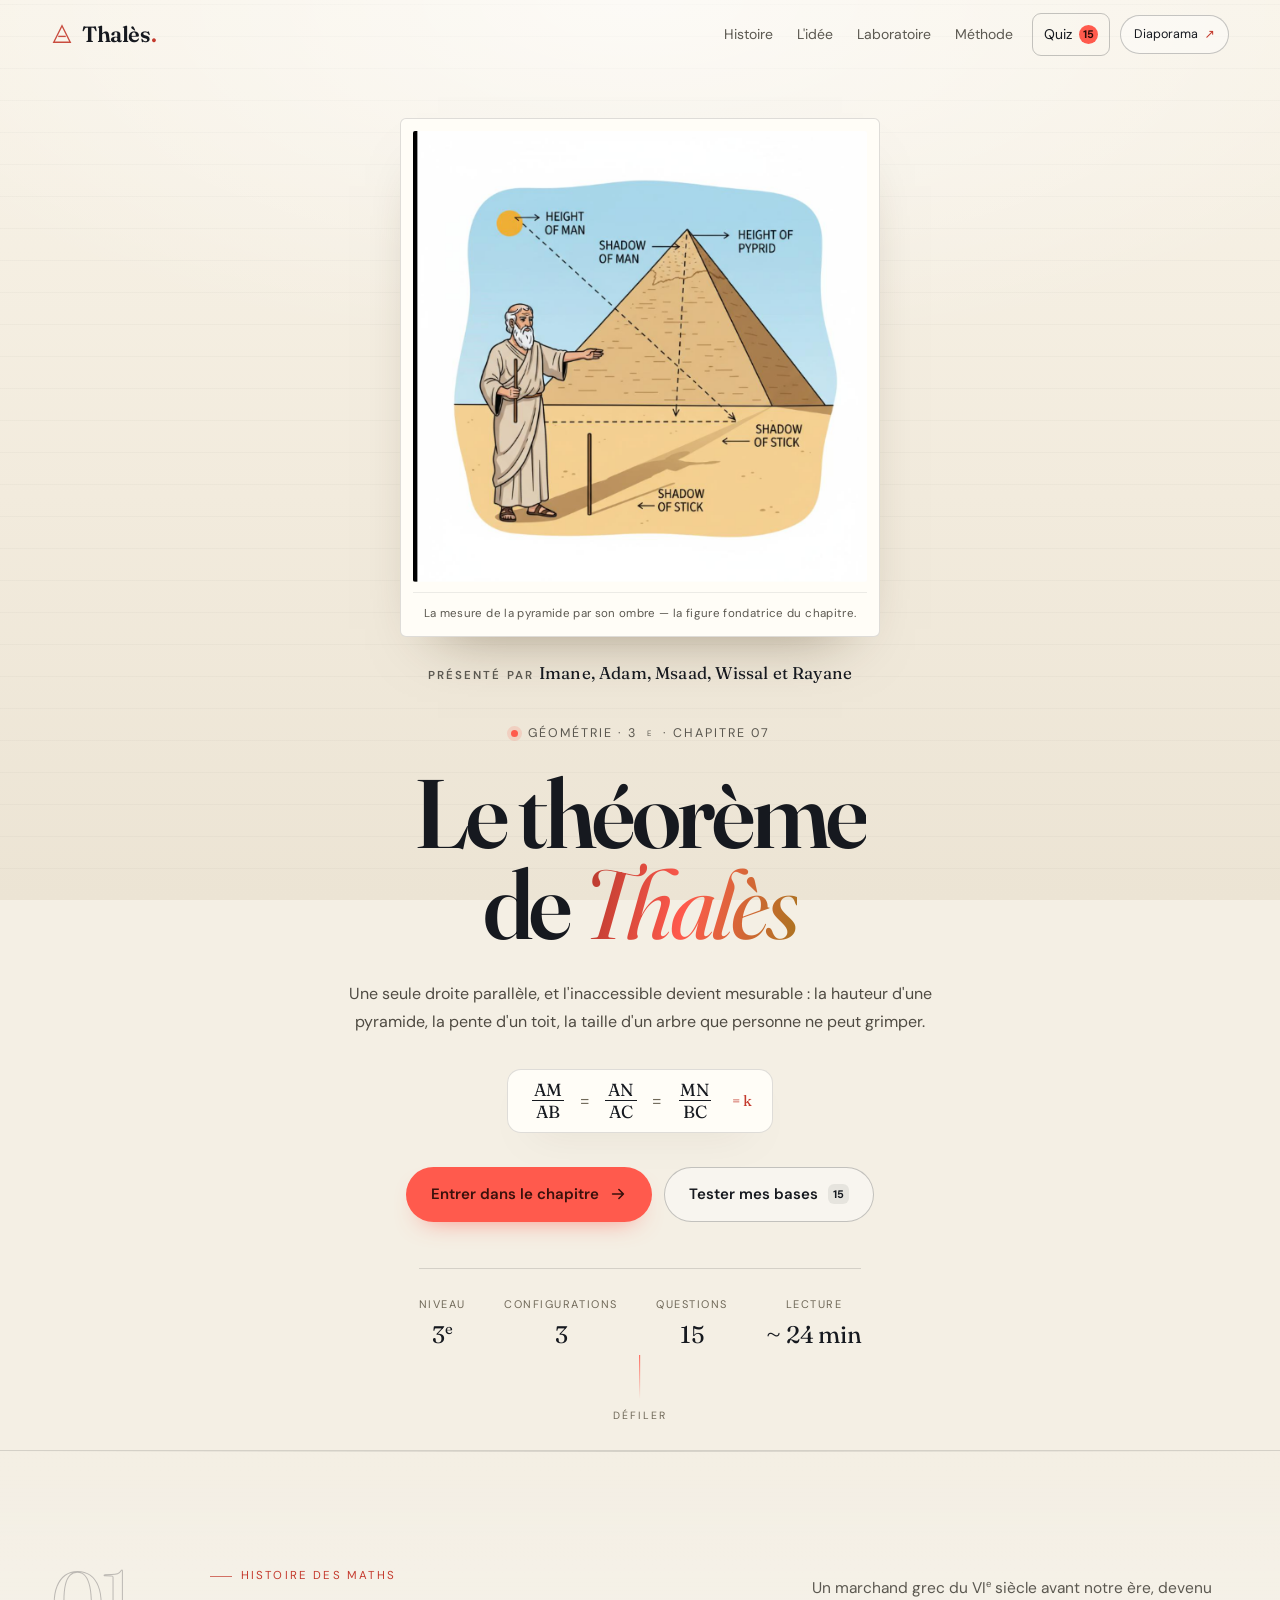
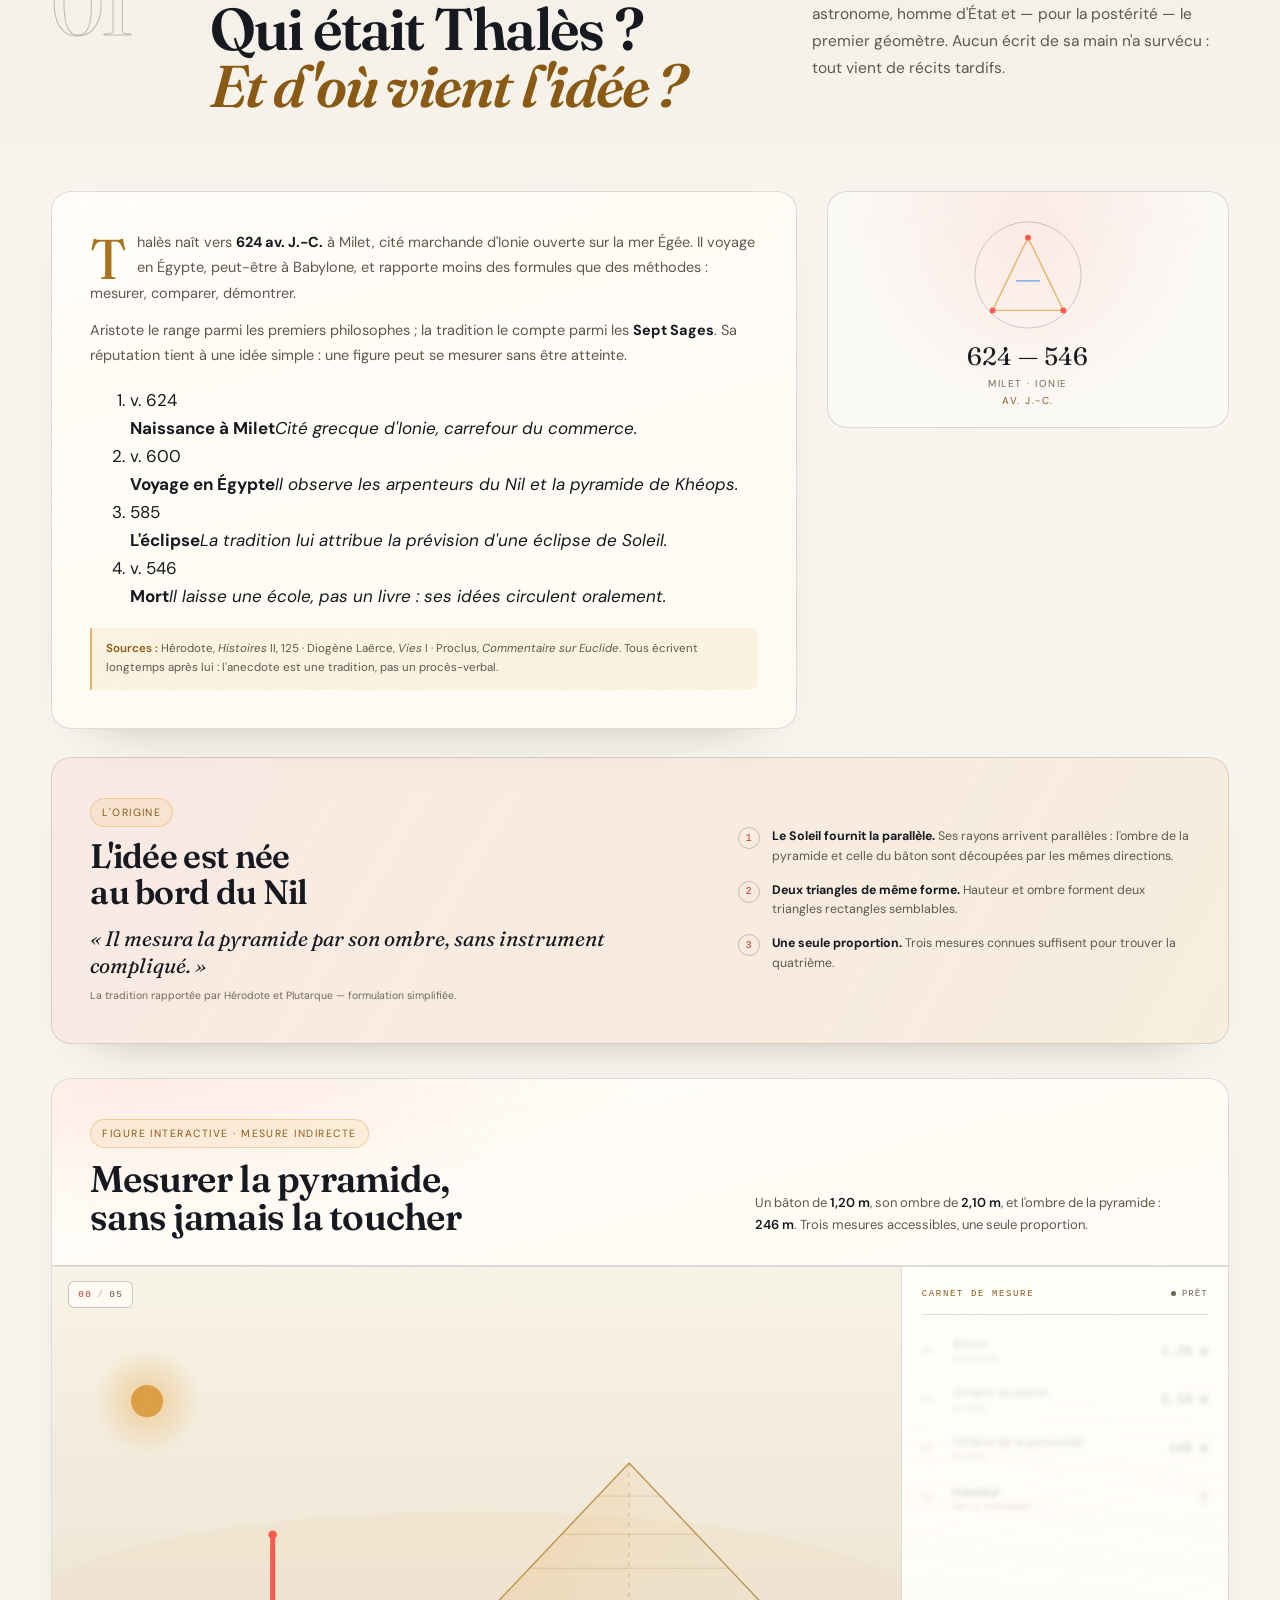
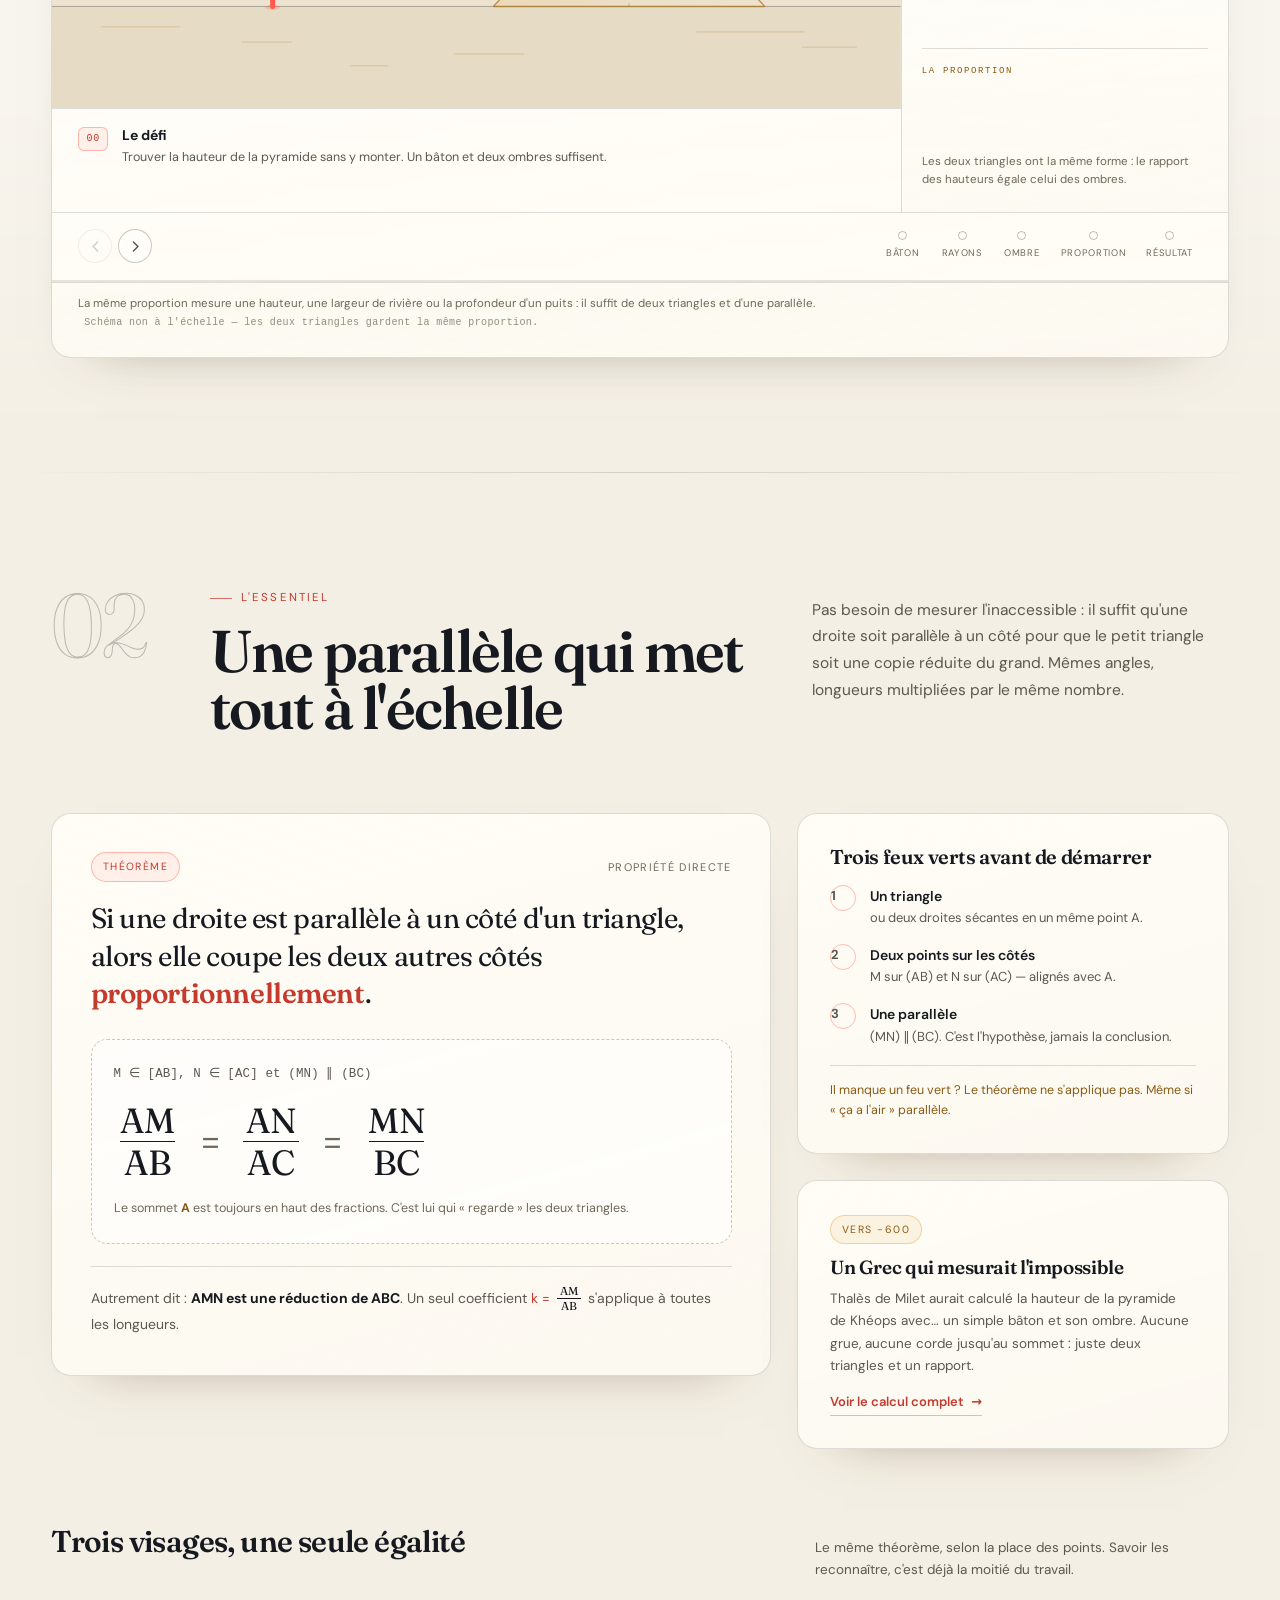
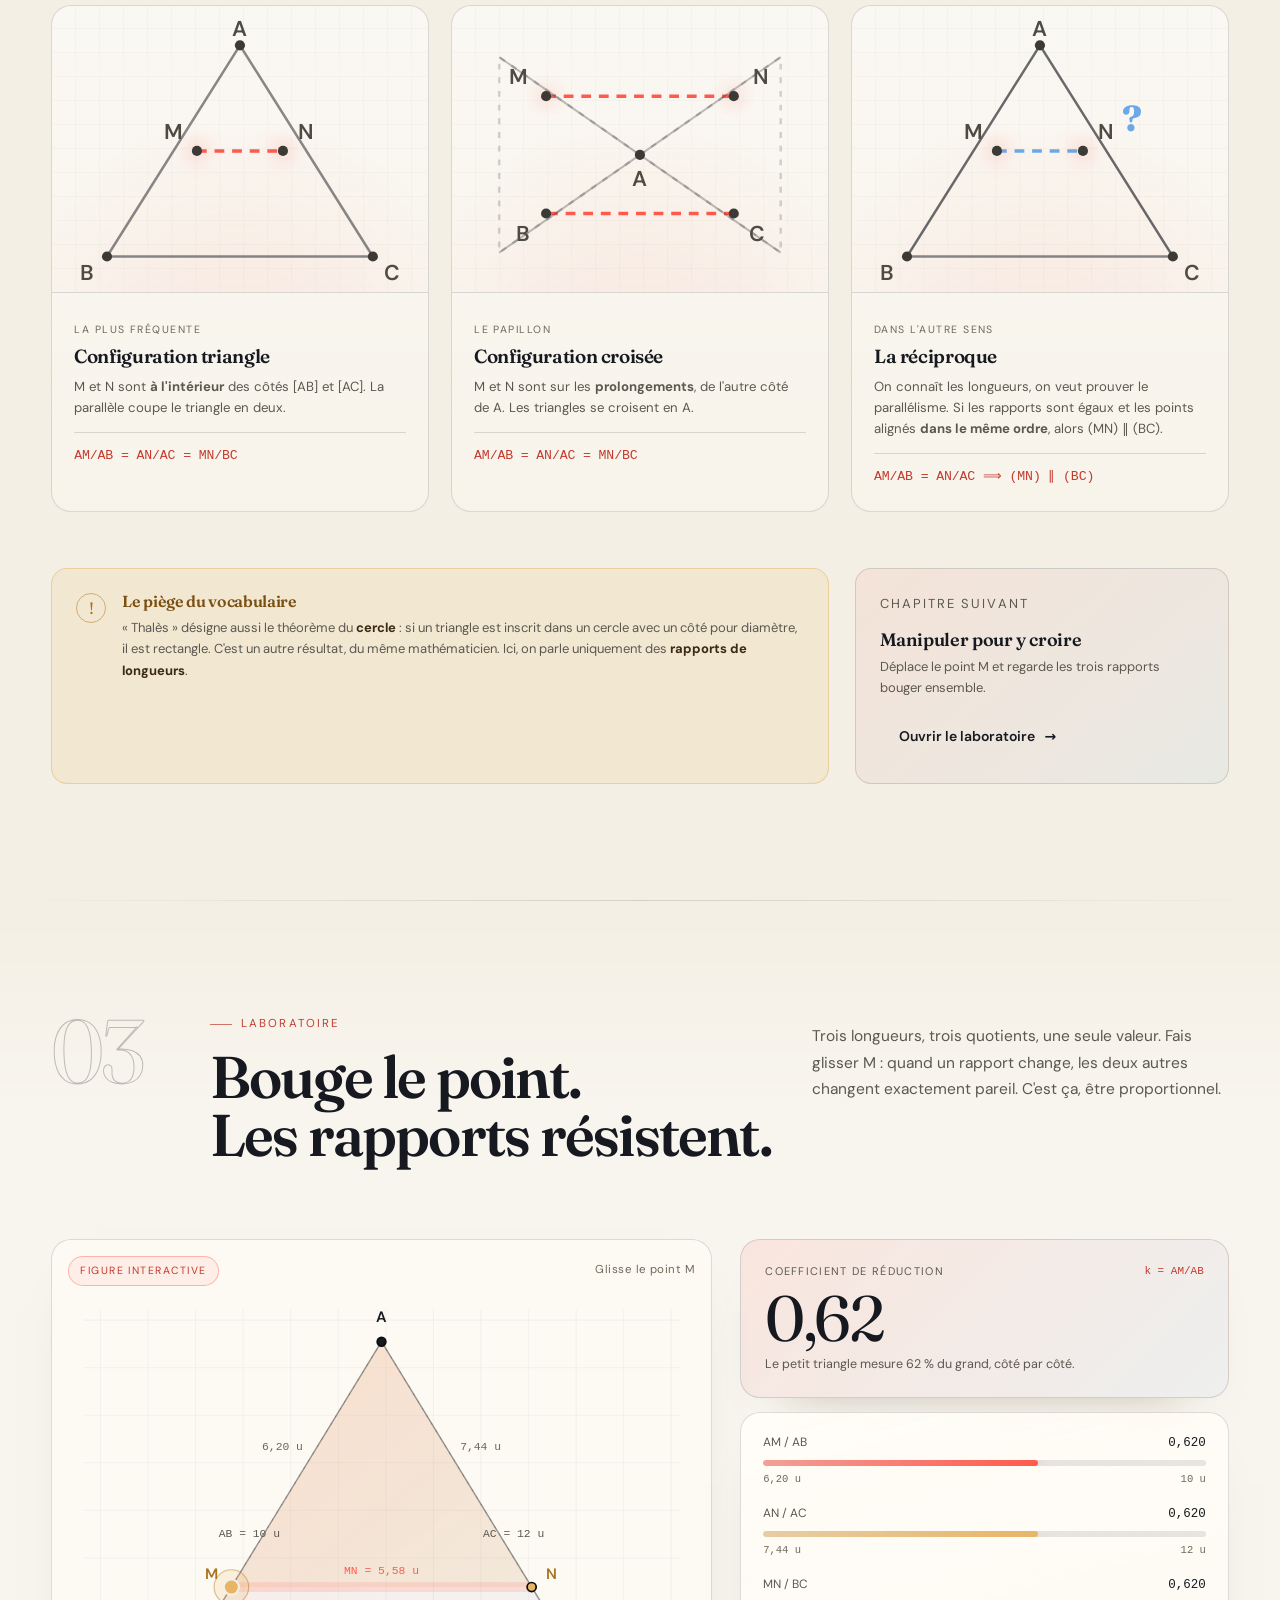
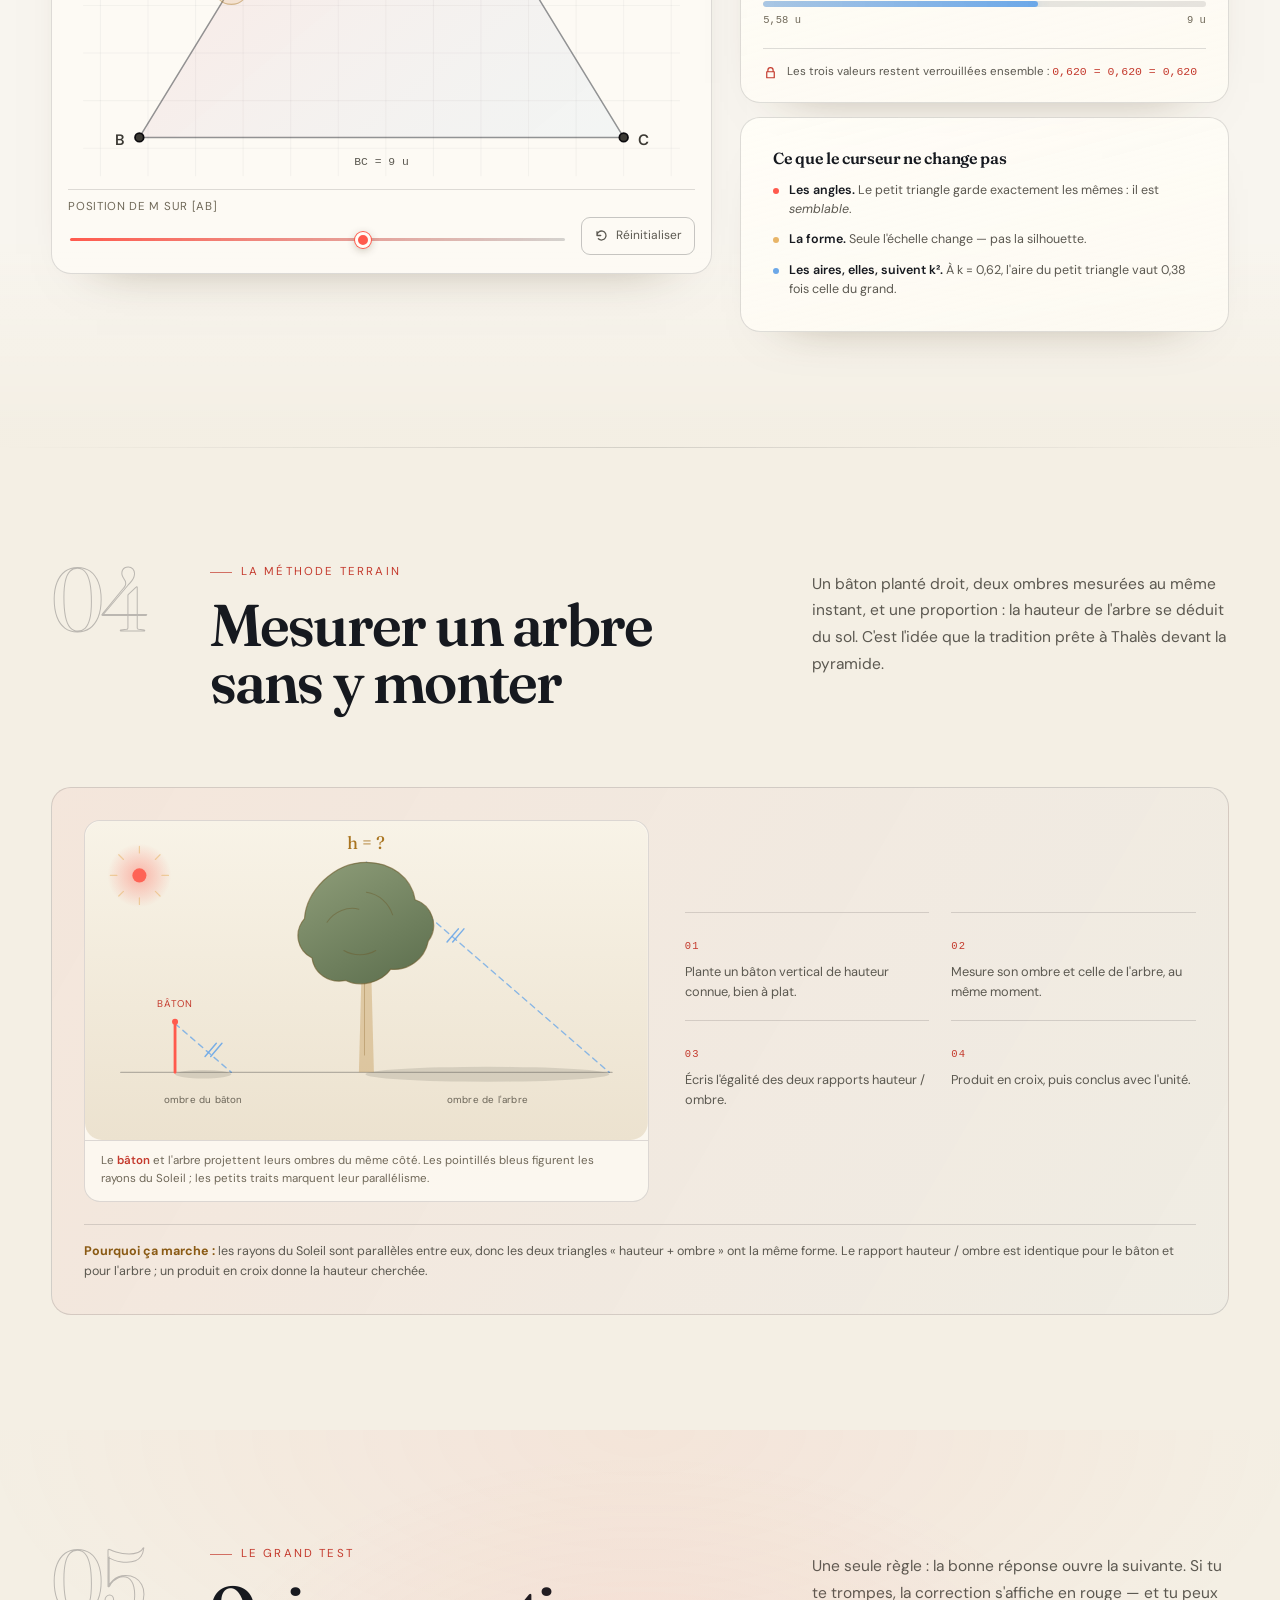
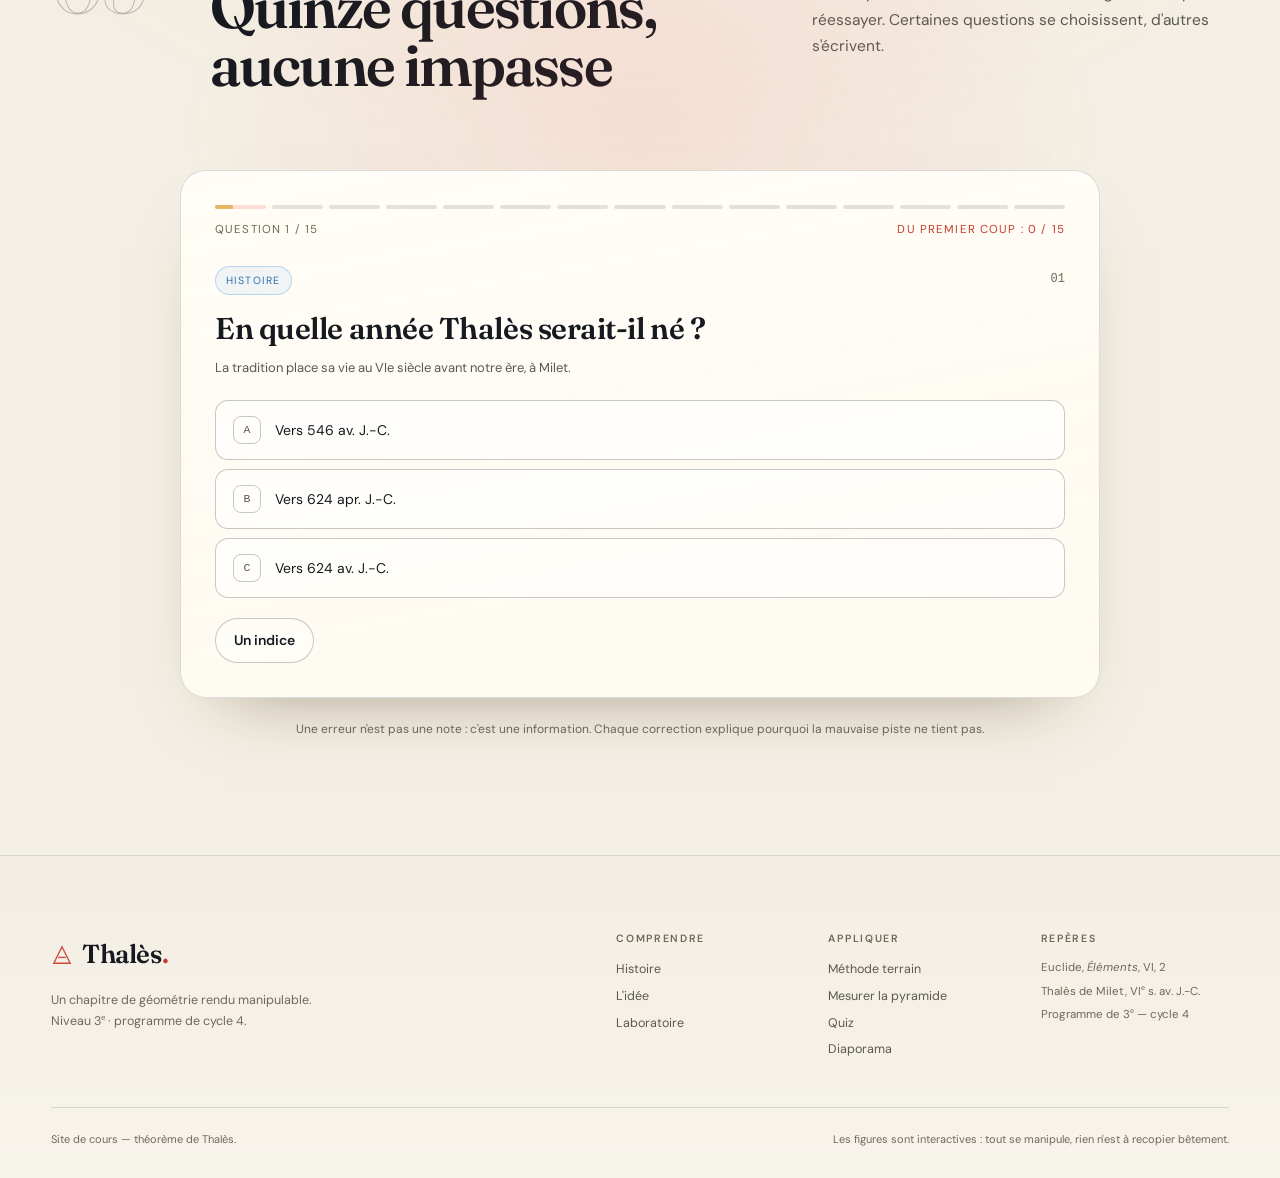
<file: index.html>
<!DOCTYPE html>
<html lang="fr">
<head>
<meta charset="utf-8">
<meta name="viewport" content="width=device-width, initial-scale=1">
<title>Le théorème de Thalès — une parallèle qui mesure le monde</title>
<meta name="description" content="Un cours interactif de 3e sur le théorème de Thalès : l'histoire de Thalès et du Nil, la configuration triangle, le papillon, la réciproque, un laboratoire manipulable, une méthode de terrain et un quiz de 15 questions.">
<meta name="theme-color" content="#f4efe4">
<meta property="og:title" content="Le théorème de Thalès — une parallèle qui mesure le monde">
<meta property="og:description" content="Cours interactif de 3e : l'histoire, le laboratoire, la méthode de terrain et un quiz de 15 questions.">
<meta property="og:type" content="website">
<link rel="icon" href="data:image/svg+xml,%3Csvg xmlns='http://www.w3.org/2000/svg' viewBox='0 0 64 64'%3E%3Crect width='64' height='64' rx='14' fill='%23f4efe4'/%3E%3Cpath d='M32 12 12 52h40z' fill='none' stroke='%23c43a2d' stroke-width='3'/%3E%3Cpath d='M25 32h14' stroke='%23a9741f' stroke-width='3'/%3E%3C/svg%3E">
<link rel="stylesheet" href="assets/fonts/fonts.css">
<link rel="stylesheet" href="assets/css/style.css">
</head>
<body>

<a class="skip-link" href="#contenu">Aller au contenu</a>
<div class="paper-grain" aria-hidden="true"></div>

<header class="topbar" id="topbar">
  <a class="brand" href="#haut" aria-label="Retour en haut">
    <svg viewBox="0 0 32 32" aria-hidden="true" class="brand-mark">
      <path d="M16 4 4 28h24z" fill="none" stroke="currentColor" stroke-width="2"/>
      <path d="M10.5 19.5h11" stroke="currentColor" stroke-width="2"/>
    </svg>
    <span>Thalès<em>.</em></span>
  </a>

  <nav class="nav" id="nav" aria-label="Sommaire du chapitre">
    <a href="#histoire">Histoire</a>
    <a href="#idee">L'idée</a>
    <a href="#laboratoire">Laboratoire</a>
    <a href="#methode">Méthode</a>
    <a href="#quiz" class="nav-quiz">Quiz <span>15</span></a>
    <a href="slides.html" class="nav-deck">Diaporama <span aria-hidden="true">↗</span></a>
  </nav>

  <button class="nav-toggle" id="nav-toggle" aria-expanded="false" aria-controls="nav" aria-label="Ouvrir le sommaire">
    <span></span><span></span>
  </button>
</header>

<main id="contenu">

  <!-- ================= HERO ================= -->
  <section class="hero" id="haut">
    <div class="hero-inner">
      <figure class="hero-photo">
        <img src="assets/img/pyramide-ombres.png" alt="Thalès debout près de la pyramide : son bâton, l'ombre du bâton et celle du monument, sous des rayons de soleil parallèles." width="541" height="537" fetchpriority="high">
        <figcaption>La mesure de la pyramide par son ombre — la figure fondatrice du chapitre.</figcaption>
      </figure>

      <p class="hero-presentation">
        <span class="hero-presentation-label">Présenté par</span>
        <span class="hero-presentation-names">Imane, Adam, Msaad, Wissal et Rayane</span>
      </p>

      <div class="hero-copy">
        <p class="eyebrow">
          <span class="eyebrow-dot"></span> Géométrie · 3<sup>e</sup> · Chapitre 07
        </p>

        <h1 class="hero-title">
          <span class="line"><span>Le théorème</span></span>
          <span class="line"><span>de <em>Thalès</em></span></span>
        </h1>

        <p class="hero-lede">
          Une seule droite parallèle, et l'inaccessible devient mesurable :
          la hauteur d'une pyramide, la pente d'un toit, la taille d'un arbre
          que personne ne peut grimper.
        </p>

        <div class="hero-equation" aria-hidden="true">
          <span class="fraction"><span class="fnum">AM</span><span class="fden">AB</span></span>
          <span class="eq">=</span>
          <span class="fraction"><span class="fnum">AN</span><span class="fden">AC</span></span>
          <span class="eq">=</span>
          <span class="fraction"><span class="fnum">MN</span><span class="fden">BC</span></span>
          <span class="eq-tag">= k</span>
        </div>

        <div class="hero-actions">
          <a class="btn btn--primary" href="#histoire">
            Entrer dans le chapitre
            <svg viewBox="0 0 20 20" aria-hidden="true"><path d="M4 10h12M11 5l5 5-5 5" fill="none" stroke="currentColor" stroke-width="1.8" stroke-linecap="round" stroke-linejoin="round"/></svg>
          </a>
          <a class="btn btn--ghost" href="#quiz">
            Tester mes bases
            <span class="btn-badge">15</span>
          </a>
        </div>

        <dl class="hero-stats">
          <div><dt>Niveau</dt><dd>3<sup>e</sup></dd></div>
          <div><dt>Configurations</dt><dd>3</dd></div>
          <div><dt>Questions</dt><dd>15</dd></div>
          <div><dt>Lecture</dt><dd>~ 24 min</dd></div>
        </dl>
      </div>
    </div>

    <a class="scroll-cue" href="#histoire" aria-label="Descendre vers le premier chapitre">
      <span class="scroll-cue-line"></span>
      <span>défiler</span>
    </a>
  </section>

  <!-- ================= 01 HISTOIRE ================= -->
  <section class="section section--tint" id="histoire" data-section>
    <div class="section-head">
      <div class="section-num" aria-hidden="true">01</div>
      <div class="section-head-text">
        <p class="kicker">Histoire des maths</p>
        <h2>Qui était Thalès ?<br><em>Et d'où vient l'idée ?</em></h2>
      </div>
      <p class="section-intro">
        Un marchand grec du VI<sup>e</sup> siècle avant notre ère, devenu astronome,
        homme d'État et — pour la postérité — le premier géomètre. Aucun écrit de
        sa main n'a survécu : tout vient de récits tardifs.
      </p>
    </div>

    <div class="history-layout">
      <article class="history-story card">
        <div class="history-lead">
          <p><span class="history-drop">T</span>halès naît vers <b>624 av. J.-C.</b> à Milet, cité marchande d'Ionie ouverte sur la mer Égée. Il voyage en Égypte, peut-être à Babylone, et rapporte moins des formules que des méthodes : mesurer, comparer, démontrer.</p>
          <p>Aristote le range parmi les premiers philosophes ; la tradition le compte parmi les <b>Sept Sages</b>. Sa réputation tient à une idée simple : une figure peut se mesurer sans être atteinte.</p>
        </div>

        <ol class="timeline">
          <li><span class="timeline-year">v. 624</span><div><b>Naissance à Milet</b><em>Cité grecque d'Ionie, carrefour du commerce.</em></div></li>
          <li><span class="timeline-year">v. 600</span><div><b>Voyage en Égypte</b><em>Il observe les arpenteurs du Nil et la pyramide de Khéops.</em></div></li>
          <li><span class="timeline-year">585</span><div><b>L'éclipse</b><em>La tradition lui attribue la prévision d'une éclipse de Soleil.</em></div></li>
          <li><span class="timeline-year">v. 546</span><div><b>Mort</b><em>Il laisse une école, pas un livre : ses idées circulent oralement.</em></div></li>
        </ol>

        <p class="source-note"><b>Sources :</b> Hérodote, <i>Histoires</i> II, 125 · Diogène Laërce, <i>Vies</i> I · Proclus, <i>Commentaire sur Euclide</i>. Tous écrivent longtemps après lui : l'anecdote est une tradition, pas un procès-verbal.</p>
      </article>

      <aside class="history-side">
        <div class="history-portrait">
          <svg viewBox="0 0 120 120" aria-hidden="true">
            <circle cx="60" cy="60" r="54" class="portrait-ring"/>
            <path d="M60 22 24 96h72z" class="portrait-tri"/>
            <path d="M48 66h24" class="portrait-par"/>
            <circle cx="60" cy="22" r="3" class="portrait-pt"/>
            <circle cx="24" cy="96" r="3" class="portrait-pt"/>
            <circle cx="96" cy="96" r="3" class="portrait-pt"/>
          </svg>
          <p class="portrait-years">624 — 546</p>
          <p class="portrait-place">Milet · Ionie<br><span>av. J.-C.</span></p>
        </div>
      </aside>
    </div>

    <div class="origin-band card">
      <div class="origin-copy">
        <span class="chip chip--amber">L'origine</span>
        <h3>L'idée est née<br>au bord du Nil</h3>
        <blockquote>« Il mesura la pyramide par son ombre, sans instrument compliqué. »</blockquote>
        <p class="origin-source">La tradition rapportée par Hérodote et Plutarque — formulation simplifiée.</p>
      </div>
      <ol class="steps origin-steps">
        <li><b>Le Soleil fournit la parallèle.</b> Ses rayons arrivent parallèles : l'ombre de la pyramide et celle du bâton sont découpées par les mêmes directions.</li>
        <li><b>Deux triangles de même forme.</b> Hauteur et ombre forment deux triangles rectangles semblables.</li>
        <li><b>Une seule proportion.</b> Trois mesures connues suffisent pour trouver la quatrième.</li>
      </ol>
    </div>

    <!-- Figure interactive : mesurer la pyramide -->
    <div class="measure-sim card" id="mesure" data-step="0" aria-labelledby="sim-title-static">
      <div class="sim-head">
        <div class="sim-head-title">
          <span class="chip chip--amber">Figure interactive · mesure indirecte</span>
          <h3 id="sim-title-static">Mesurer la pyramide,<br>sans jamais la toucher</h3>
        </div>
        <p class="sim-lead">
          Un bâton de <b>1,20 m</b>, son ombre de <b>2,10 m</b>, et l'ombre de la pyramide :
          <b>246 m</b>. Trois mesures accessibles, une seule proportion.
        </p>
      </div>

      <div class="sim-body">
        <div class="sim-stage-col">
          <div class="sim-stage" id="sim-stage">
            <div class="sim-badge" aria-hidden="true"><span id="sim-badge-step">00</span><span class="sim-badge-sep">/</span><span>05</span></div>

            <svg viewBox="0 0 1000 520" role="img" aria-labelledby="sim-svg-title sim-svg-desc">
              <title id="sim-svg-title">Mesurer la hauteur de la pyramide avec un bâton et son ombre</title>
              <desc id="sim-svg-desc">Un bâton de 1,20 mètre projette une ombre de 2,10 mètres. La pyramide projette une ombre de 246 mètres. Les rayons du Soleil sont parallèles : les deux triangles sont semblables et la hauteur de la pyramide vaut environ 140,6 mètres.</desc>
              <defs>
                <linearGradient id="sim-sky" x1="0" y1="0" x2="0" y2="1">
                  <stop offset="0" stop-color="#f8f3e7"/>
                  <stop offset=".58" stop-color="#f1e9d9"/>
                  <stop offset="1" stop-color="#e8dfcd"/>
                </linearGradient>
                <radialGradient id="sim-sun-glow" cx=".5" cy=".5" r=".5">
                  <stop offset="0" stop-color="#ffe4b8" stop-opacity=".85"/>
                  <stop offset=".34" stop-color="#e8b567" stop-opacity=".38"/>
                  <stop offset="1" stop-color="#e8b567" stop-opacity="0"/>
                </radialGradient>
                <linearGradient id="sim-face-light" x1="0" y1="0" x2="1" y2="1">
                  <stop offset="0" stop-color="#e8b567" stop-opacity=".34"/>
                  <stop offset="1" stop-color="#e8b567" stop-opacity=".09"/>
                </linearGradient>
                <linearGradient id="sim-face-dark" x1="0" y1="0" x2="1" y2="1">
                  <stop offset="0" stop-color="#e8b567" stop-opacity=".13"/>
                  <stop offset="1" stop-color="#e8b567" stop-opacity=".02"/>
                </linearGradient>
                <linearGradient id="sim-ground-glow" x1="0" y1="0" x2="0" y2="1">
                  <stop offset="0" stop-color="#e8b567" stop-opacity=".16"/>
                  <stop offset="1" stop-color="#e8b567" stop-opacity="0"/>
                </linearGradient>
                <linearGradient id="sim-shadow-grad" x1="0" y1="0" x2="1" y2="0">
                  <stop offset="0" stop-color="#e8b567" stop-opacity=".26"/>
                  <stop offset="1" stop-color="#e8b567" stop-opacity=".03"/>
                </linearGradient>
                <filter id="sim-soft" x="-20%" y="-60%" width="140%" height="220%">
                  <feGaussianBlur stdDeviation="4"/>
                </filter>
                <symbol id="sim-spark-shape" viewBox="-8 -8 16 16">
                  <path d="M0-7.2 1.6-1.6 7.2 0 1.6 1.6 0 7.2-1.6 1.6-7.2 0-1.6-1.6Z"/>
                </symbol>
              </defs>

              <rect width="1000" height="520" fill="url(#sim-sky)"/>
              <g class="sim-stars" aria-hidden="true">
                <circle cx="72" cy="54" r="1.4"/><circle cx="196" cy="106" r="1.1"/>
                <circle cx="318" cy="44" r="1.6"/><circle cx="438" cy="88" r="1.1"/>
                <circle cx="566" cy="38" r="1.3"/><circle cx="702" cy="92" r="1.5"/>
                <circle cx="828" cy="48" r="1.1"/><circle cx="918" cy="118" r="1.4"/>
                <circle cx="264" cy="28" r="1"/><circle cx="612" cy="124" r="1"/>
                <circle cx="132" cy="196" r=".9"/><circle cx="382" cy="184" r="1"/>
                <circle cx="742" cy="188" r=".9"/><circle cx="860" cy="222" r="1"/>
                <circle cx="470" cy="242" r=".8"/><circle cx="948" cy="292" r=".9"/>
              </g>

              <g class="sim-sparkles" aria-hidden="true">
                <use href="#sim-spark-shape" x="144" y="60" width="13" height="13" class="sim-spark" style="--d:-.2s"/>
                <use href="#sim-spark-shape" x="292" y="128" width="9" height="9" class="sim-spark" style="--d:-2.1s"/>
                <use href="#sim-spark-shape" x="412" y="52" width="11" height="11" class="sim-spark" style="--d:-3.4s"/>
                <use href="#sim-spark-shape" x="536" y="150" width="8" height="8" class="sim-spark" style="--d:-1.3s"/>
                <use href="#sim-spark-shape" x="656" y="66" width="12" height="12" class="sim-spark" style="--d:-4.2s"/>
                <use href="#sim-spark-shape" x="786" y="132" width="9" height="9" class="sim-spark" style="--d:-2.8s"/>
                <use href="#sim-spark-shape" x="900" y="70" width="10" height="10" class="sim-spark" style="--d:-.9s"/>
                <use href="#sim-spark-shape" x="214" y="322" width="7" height="7" class="sim-spark" style="--d:-3.9s"/>
                <use href="#sim-spark-shape" x="906" y="344" width="8" height="8" class="sim-spark" style="--d:-1.7s"/>
                <use href="#sim-spark-shape" x="54" y="268" width="7" height="7" class="sim-spark" style="--d:-2.5s"/>
              </g>

              <ellipse cx="500" cy="400" rx="520" ry="112" fill="url(#sim-ground-glow)" opacity=".5"/>
              <rect y="400" width="1000" height="120" fill="#e6dcc6"/>
              <path d="M0 400H1000" class="sim-ground-line"/>
              <g class="sim-ground-tex" aria-hidden="true">
                <path d="M58 424h92M224 442h58M474 456h82M760 430h126M884 448h64M352 470h44"/>
              </g>

              <g class="sim-sun" aria-hidden="true">
                <circle cx="112" cy="158" r="64" fill="url(#sim-sun-glow)"/>
                <circle cx="112" cy="158" r="19" class="sim-sun-core"/>
              </g>

              <g class="sim-rays sim-reveal" data-from="2" aria-hidden="true">
                <path d="M112 230.9 408 400" class="sim-ray-glow"/>
                <path d="M482 117.7 976 400" class="sim-ray-glow"/>
                <path d="M352 117.7 846 400" class="sim-ray-glow"/>
                <path d="M112 230.9 408 400" class="sim-ray" pathLength="100"/>
                <path d="M482 117.7 976 400" class="sim-ray" pathLength="100"/>
                <path d="M352 117.7 846 400" class="sim-ray" pathLength="100"/>
              </g>

              <g class="sim-pyramid">
                <path class="sim-shadow sim-shadow--pyramid" data-from="3" d="M520 400 840 400 976 411Z" filter="url(#sim-soft)"/>
                <path class="sim-pyramid-face--light" d="M680 230.9 520 400 680 400Z"/>
                <path class="sim-pyramid-face--dark" d="M680 230.9 680 400 840 400Z"/>
                <g class="sim-pyramid-stone" aria-hidden="true">
                  <path d="M643 270H680M600 315H680M563 355H680"/>
                  <path d="M680 270H717M680 315H760M680 355H797"/>
                </g>
                <path class="sim-pyramid-outline" d="M680 230.9 520 400M680 230.9 840 400M520 400H840"/>
                <path class="sim-pyramid-edge" d="M680 230.9V400"/>
              </g>

              <g class="sim-stick">
                <path class="sim-shadow sim-shadow--stick" data-from="1" d="M260 400 408 400 408 406 260 403Z" filter="url(#sim-soft)"/>
                <ellipse cx="260" cy="401" rx="9" ry="3" class="sim-stick-base"/>
                <path d="M260 400V315.4" class="sim-stick-body"/>
                <circle cx="260" cy="315.4" r="5" class="sim-stick-top"/>
              </g>

              <g class="sim-dims sim-reveal" data-from="1" aria-hidden="true">
                <path d="M224 315.4V400M218 315.4h12M218 400h12" class="sim-dim"/>
                <path d="M260 430H408M260 424v12M408 424v12" class="sim-dim sim-dim--accent"/>
              </g>

              <g class="sim-dims sim-reveal" data-from="3" aria-hidden="true">
                <path d="M680 430H976M680 424v12M976 424v12" class="sim-dim sim-dim--steel"/>
                <path d="M486 230.9V400M480 230.9h12M480 400h12" class="sim-dim sim-dim--steel"/>
                <path d="M680 230.9H486M520 400H486" class="sim-dim sim-dim--faint"/>
              </g>

              <g class="sim-triangles sim-reveal" data-from="4" aria-hidden="true">
                <path d="M260 315.4 260 400 408 400Z" class="sim-tri" pathLength="100"/>
                <path d="M680 230.9 680 400 976 400Z" class="sim-tri sim-tri--steel" pathLength="100"/>
                <path d="M260 388H273V400" class="sim-angle"/>
                <path d="M680 388H693V400" class="sim-angle"/>
                <path d="M378 400A30 30 0 0 1 385 381" class="sim-angle sim-angle--accent"/>
                <path d="M946 400A30 30 0 0 1 953 381" class="sim-angle sim-angle--steel"/>
              </g>

              <g class="sim-labels">
                <g class="sim-reveal" data-from="1">
                  <text x="214" y="362" text-anchor="end" class="sim-note sim-note--accent">1,20 m</text>
                  <text x="334" y="454" text-anchor="middle" class="sim-note sim-note--accent">2,10 m</text>
                </g>
                <g class="sim-reveal" data-from="2">
                  <text x="876" y="44" text-anchor="end" class="sim-note sim-note--ray">rayons du Soleil ∥</text>
                </g>
                <g class="sim-reveal" data-from="3">
                  <text x="828" y="454" text-anchor="middle" class="sim-note sim-note--steel">246 m</text>
                  <text id="sim-h-label" x="486" y="320" text-anchor="middle" class="sim-note sim-note--h">h = ?</text>
                </g>
              </g>

              <circle class="sim-apex sim-reveal" data-from="5" cx="680" cy="230.9" r="5.5"/>
            </svg>
          </div>

          <div class="sim-caption" aria-live="polite" aria-atomic="true">
            <span class="sim-step-no" id="sim-stepno">00</span>
            <div class="sim-caption-text">
              <b id="sim-caption-title">Le défi</b>
              <p id="sim-caption-text">Trouver la hauteur de la pyramide sans y monter. Un bâton et deux ombres suffisent.</p>
            </div>
          </div>
        </div>

        <aside class="sim-panel" aria-label="Carnet de mesure">
          <div class="sim-panel-head">
            <span class="sim-panel-kicker">Carnet de mesure</span>
            <span class="sim-live" id="sim-live">prêt</span>
          </div>

          <ul class="sim-rows">
            <li class="sim-row sim-ghost" data-from="1">
              <span class="sim-row-idx">01</span>
              <span class="sim-row-label">Bâton <em>hauteur</em></span>
              <span class="sim-row-val">1,20 m</span>
            </li>
            <li class="sim-row sim-ghost" data-from="1">
              <span class="sim-row-idx">02</span>
              <span class="sim-row-label">Ombre du bâton <em>au sol</em></span>
              <span class="sim-row-val">2,10 m</span>
            </li>
            <li class="sim-row sim-ghost" data-from="3">
              <span class="sim-row-idx">03</span>
              <span class="sim-row-label">Ombre de la pyramide <em>au sol</em></span>
              <span class="sim-row-val">246 m</span>
            </li>
            <li class="sim-row sim-row--result sim-ghost" data-from="3">
              <span class="sim-row-idx">04</span>
              <span class="sim-row-label">Hauteur <em>de la pyramide</em></span>
              <span class="sim-val-swap">
                <span class="sim-row-val sim-row-q">?</span>
                <span class="sim-row-val sim-row-val--result sim-reveal" data-from="5">140,6 m</span>
              </span>
            </li>
          </ul>

          <div class="sim-eq" id="sim-eq">
            <span class="sim-eq-kicker">La proportion</span>
            <div class="sim-eq-line sim-reveal" data-from="4">h / 246 = 1,20 / 2,10</div>
            <div class="sim-eq-result sim-reveal" data-from="5">h ≈ <b>140,6 m</b></div>
            <p class="sim-eq-hint" id="sim-eq-hint">Les deux triangles ont la même forme : le rapport des hauteurs égale celui des ombres.</p>
          </div>
        </aside>
      </div>

      <div class="sim-controls">
        <div class="sim-transport">
          <button class="sim-nav" id="sim-prev" type="button" aria-label="Étape précédente" disabled>
            <svg viewBox="0 0 16 16" aria-hidden="true"><path d="M10.2 3.2 5.4 8l4.8 4.8" fill="none" stroke="currentColor" stroke-width="1.6" stroke-linecap="round" stroke-linejoin="round"/></svg>
          </button>
          <button class="sim-nav" id="sim-next" type="button" aria-label="Étape suivante">
            <svg viewBox="0 0 16 16" aria-hidden="true"><path d="M5.8 3.2 10.6 8l-4.8 4.8" fill="none" stroke="currentColor" stroke-width="1.6" stroke-linecap="round" stroke-linejoin="round"/></svg>
          </button>
        </div>

        <div class="sim-timeline" id="sim-dots" role="group" aria-label="Étapes de la démonstration">
          <button class="sim-dot" type="button" data-step="1" aria-label="Étape 1 : le bâton et son ombre">
            <span class="sim-dot-pip" aria-hidden="true"></span><span class="sim-dot-label">Bâton</span>
          </button>
          <button class="sim-dot" type="button" data-step="2" aria-label="Étape 2 : les rayons parallèles">
            <span class="sim-dot-pip" aria-hidden="true"></span><span class="sim-dot-label">Rayons</span>
          </button>
          <button class="sim-dot" type="button" data-step="3" aria-label="Étape 3 : l'ombre de la pyramide">
            <span class="sim-dot-pip" aria-hidden="true"></span><span class="sim-dot-label">Ombre</span>
          </button>
          <button class="sim-dot" type="button" data-step="4" aria-label="Étape 4 : la proportion">
            <span class="sim-dot-pip" aria-hidden="true"></span><span class="sim-dot-label">Proportion</span>
          </button>
          <button class="sim-dot" type="button" data-step="5" aria-label="Étape 5 : le résultat">
            <span class="sim-dot-pip" aria-hidden="true"></span><span class="sim-dot-label">Résultat</span>
          </button>
        </div>
      </div>

      <div class="sim-progress" aria-hidden="true"><span id="sim-progress-bar"></span></div>

      <p class="sim-foot">La même proportion mesure une hauteur, une largeur de rivière ou la profondeur d'un puits : il suffit de deux triangles et d'une parallèle. <span class="sim-scale-note">Schéma non à l'échelle — les deux triangles gardent la même proportion.</span></p>
    </div>
  </section>


  <!-- ================= 02 IDÉE ================= -->
  <section class="section" id="idee" data-section>
    <div class="section-head">
      <div class="section-num" aria-hidden="true">02</div>
      <div class="section-head-text">
        <p class="kicker">L'essentiel</p>
        <h2>Une parallèle qui met<br>tout à l'échelle</h2>
      </div>
      <p class="section-intro">
        Pas besoin de mesurer l'inaccessible : il suffit qu'une droite soit
        parallèle à un côté pour que le petit triangle soit une copie réduite
        du grand. Mêmes angles, longueurs multipliées par le même nombre.
      </p>
    </div>

    <div class="idea-grid">
      <article class="card statement-card">
        <div class="card-top">
          <span class="chip chip--mint">Théorème</span>
          <span class="card-index">propriété directe</span>
        </div>
        <p class="statement-lead">
          Si une droite est parallèle à un côté d'un triangle, alors elle coupe
          les deux autres côtés <strong>proportionnellement</strong>.
        </p>
        <div class="formula-block">
          <p class="formula-hyp">
            M ∈ [AB], N ∈ [AC] et (MN) ∥ (BC)
          </p>
          <div class="formula-line">
            <span class="fraction"><span class="fnum">AM</span><span class="fden">AB</span></span>
            <span class="eq">=</span>
            <span class="fraction"><span class="fnum">AN</span><span class="fden">AC</span></span>
            <span class="eq">=</span>
            <span class="fraction"><span class="fnum">MN</span><span class="fden">BC</span></span>
          </div>
          <p class="formula-foot">
            Le sommet <b>A</b> est toujours en haut des fractions. C'est lui qui
            « regarde » les deux triangles.
          </p>
        </div>
        <p class="card-note">
          Autrement dit : <b>AMN est une réduction de ABC</b>. Un seul coefficient
          <span class="k-inline">k = <span class="fraction fraction--sm"><span class="fnum">AM</span><span class="fden">AB</span></span></span>
          s'applique à toutes les longueurs.
        </p>
      </article>

      <div class="side-stack">
        <article class="card check-card">
          <h3>Trois feux verts avant de démarrer</h3>
          <ol class="check-list">
            <li>
              <span class="check-num">1</span>
              <div><b>Un triangle</b><span>ou deux droites sécantes en un même point A.</span></div>
            </li>
            <li>
              <span class="check-num">2</span>
              <div><b>Deux points sur les côtés</b><span>M sur (AB) et N sur (AC) — alignés avec A.</span></div>
            </li>
            <li>
              <span class="check-num">3</span>
              <div><b>Une parallèle</b><span>(MN) ∥ (BC). C'est l'hypothèse, jamais la conclusion.</span></div>
            </li>
          </ol>
          <p class="check-warning">
            Il manque un feu vert ? Le théorème ne s'applique pas. Même si « ça
            a l'air » parallèle.
          </p>
        </article>

        <article class="card history-card">
          <span class="chip chip--amber">Vers −600</span>
          <h3>Un Grec qui mesurait l'impossible</h3>
          <p>
            Thalès de Milet aurait calculé la hauteur de la pyramide de Khéops
            avec… un simple bâton et son ombre. Aucune grue, aucune corde jusqu'au
            sommet : juste deux triangles et un rapport.
          </p>
          <a class="text-link" href="#mesure">Voir le calcul complet <span aria-hidden="true">→</span></a>
        </article>
      </div>
    </div>

    <div class="configs">
      <div class="configs-head">
        <h3>Trois visages, une seule égalité</h3>
        <p>Le même théorème, selon la place des points. Savoir les reconnaître, c'est déjà la moitié du travail.</p>
      </div>

      <div class="config-grid">
        <article class="config-card">
          <div class="config-figure">
            <svg viewBox="0 0 180 140" role="img" aria-label="Configuration triangle : M et N à l'intérieur des côtés.">
              <path d="M90 14 22 122h136z" class="svg-tri"/>
              <path d="M68 68h44" class="svg-par"/>
              <circle cx="90" cy="14" r="2.6" class="svg-pt"/>
              <circle cx="22" cy="122" r="2.6" class="svg-pt"/>
              <circle cx="158" cy="122" r="2.6" class="svg-pt"/>
              <circle cx="68" cy="68" r="2.6" class="svg-pt svg-pt--hot"/>
              <circle cx="112" cy="68" r="2.6" class="svg-pt svg-pt--hot"/>
              <text x="90" y="9" class="svg-lab" text-anchor="middle">A</text>
              <text x="12" y="134" class="svg-lab" text-anchor="middle">B</text>
              <text x="168" y="134" class="svg-lab" text-anchor="middle">C</text>
              <text x="56" y="62" class="svg-lab svg-lab--hot" text-anchor="middle">M</text>
              <text x="124" y="62" class="svg-lab svg-lab--hot" text-anchor="middle">N</text>
            </svg>
          </div>
          <div class="config-body">
            <span class="config-tag">La plus fréquente</span>
            <h4>Configuration triangle</h4>
            <p>M et N sont <b>à l'intérieur</b> des côtés [AB] et [AC]. La parallèle coupe le triangle en deux.</p>
            <p class="config-eq">AM/AB = AN/AC = MN/BC</p>
          </div>
        </article>

        <article class="config-card">
          <div class="config-figure">
            <svg viewBox="0 0 180 140" role="img" aria-label="Configuration papillon : les points sont sur les prolongements des côtés.">
              <path d="M90 70 18 20v100z" class="svg-tri svg-tri--faint"/>
              <path d="M90 70 162 20v100z" class="svg-tri svg-tri--faint"/>
              <path d="M42 40h96" class="svg-par"/>
              <path d="M138 100H42" class="svg-par"/>
              <path d="M90 70 18 20M90 70 162 20M90 70 18 120M90 70 162 120" class="svg-ray"/>
              <circle cx="90" cy="70" r="2.6" class="svg-pt"/>
              <circle cx="42" cy="40" r="2.6" class="svg-pt svg-pt--hot"/>
              <circle cx="138" cy="40" r="2.6" class="svg-pt svg-pt--hot"/>
              <circle cx="42" cy="100" r="2.6" class="svg-pt"/>
              <circle cx="138" cy="100" r="2.6" class="svg-pt"/>
              <text x="90" y="86" class="svg-lab" text-anchor="middle">A</text>
              <text x="28" y="34" class="svg-lab svg-lab--hot" text-anchor="middle">M</text>
              <text x="152" y="34" class="svg-lab svg-lab--hot" text-anchor="middle">N</text>
              <text x="30" y="114" class="svg-lab" text-anchor="middle">B</text>
              <text x="150" y="114" class="svg-lab" text-anchor="middle">C</text>
            </svg>
          </div>
          <div class="config-body">
            <span class="config-tag">Le papillon</span>
            <h4>Configuration croisée</h4>
            <p>M et N sont sur les <b>prolongements</b>, de l'autre côté de A. Les triangles se croisent en A.</p>
            <p class="config-eq">AM/AB = AN/AC = MN/BC</p>
          </div>
        </article>

        <article class="config-card">
          <div class="config-figure">
            <svg viewBox="0 0 180 140" role="img" aria-label="Réciproque : on connaît les rapports et on en déduit le parallélisme.">
              <path d="M90 14 22 122h136z" class="svg-tri"/>
              <path d="M90 14 22 122M90 14 158 122" class="svg-ray"/>
              <path d="M68 68h44" class="svg-par svg-par--quest"/>
              <circle cx="68" cy="68" r="2.6" class="svg-pt svg-pt--hot"/>
              <circle cx="112" cy="68" r="2.6" class="svg-pt svg-pt--hot"/>
              <circle cx="90" cy="14" r="2.6" class="svg-pt"/>
              <circle cx="22" cy="122" r="2.6" class="svg-pt"/>
              <circle cx="158" cy="122" r="2.6" class="svg-pt"/>
              <text x="90" y="9" class="svg-lab" text-anchor="middle">A</text>
              <text x="12" y="134" class="svg-lab" text-anchor="middle">B</text>
              <text x="168" y="134" class="svg-lab" text-anchor="middle">C</text>
              <text x="56" y="62" class="svg-lab svg-lab--hot" text-anchor="middle">M</text>
              <text x="124" y="62" class="svg-lab svg-lab--hot" text-anchor="middle">N</text>
              <text x="132" y="58" class="svg-quest">?</text>
            </svg>
          </div>
          <div class="config-body">
            <span class="config-tag">Dans l'autre sens</span>
            <h4>La réciproque</h4>
            <p>On connaît les longueurs, on veut prouver le parallélisme. Si les rapports sont égaux et les points alignés <b>dans le même ordre</b>, alors (MN) ∥ (BC).</p>
            <p class="config-eq">AM/AB = AN/AC ⟹ (MN) ∥ (BC)</p>
          </div>
        </article>
      </div>
    </div>

    <div class="idea-foot">
      <article class="note-card">
        <span class="note-icon" aria-hidden="true">!</span>
        <div>
          <h4>Le piège du vocabulaire</h4>
          <p>
            « Thalès » désigne aussi le théorème du <b>cercle</b> : si un triangle est
            inscrit dans un cercle avec un côté pour diamètre, il est rectangle.
            C'est un autre résultat, du même mathématicien. Ici, on parle uniquement
            des <b>rapports de longueurs</b>.
          </p>
        </div>
      </article>
      <article class="next-card">
        <p class="next-kicker">Chapitre suivant</p>
        <h4>Manipuler pour y croire</h4>
        <p>Déplace le point M et regarde les trois rapports bouger ensemble.</p>
        <a class="btn btn--small" href="#laboratoire">Ouvrir le laboratoire <span aria-hidden="true">→</span></a>
      </article>
    </div>
  </section>

  <!-- ================= 03 LABORATOIRE ================= -->
  <section class="section section--tint" id="laboratoire" data-section>
    <div class="section-head">
      <div class="section-num" aria-hidden="true">03</div>
      <div class="section-head-text">
        <p class="kicker">Laboratoire</p>
        <h2>Bouge le point.<br>Les rapports résistent.</h2>
      </div>
      <p class="section-intro">
        Trois longueurs, trois quotients, une seule valeur. Fais glisser M :
        quand un rapport change, les deux autres changent exactement pareil.
        C'est ça, être proportionnel.
      </p>
    </div>

    <div class="lab">
      <div class="lab-stage card">
        <div class="stage-toolbar">
          <span class="chip chip--mint">Figure interactive</span>
          <span class="stage-hint" id="stage-hint">Glisse le point M</span>
        </div>
        <svg id="lab-svg" viewBox="0 0 580 460" role="img" aria-label="Triangle ABC manipulable : le point M se déplace sur AB et la parallèle MN suit."></svg>
        <div class="stage-bottom">
          <label class="slider-wrap" for="k-slider">
            <span>Position de M sur [AB]</span>
            <input type="range" id="k-slider" min="12" max="96" value="62" step="1" aria-describedby="k-slider-desc">
          </label>
          <div class="stage-actions">
            <button class="icon-btn" id="lab-reset" type="button">
              <svg viewBox="0 0 20 20" aria-hidden="true"><path d="M4 10a6 6 0 1 1 1.8 4.3M4 5v5h5" fill="none" stroke="currentColor" stroke-width="1.7" stroke-linecap="round" stroke-linejoin="round"/></svg>
              <span>Réinitialiser</span>
            </button>
          </div>
        </div>
      </div>

      <div class="lab-panel">
        <div class="k-display card">
          <div class="k-display-head">
            <span>Coefficient de réduction</span>
            <span class="k-formula">k = AM/AB</span>
          </div>
          <div class="k-number"><span id="k-value">0,62</span></div>
          <p id="k-slider-desc">Le petit triangle mesure 62 % du grand, côté par côté.</p>
        </div>

        <div class="card ratio-card">
          <div class="ratio-row" data-ratio="am">
            <div class="ratio-label"><span>AM / AB</span><b id="ratio-am">0,620</b></div>
            <div class="ratio-track"><span class="ratio-fill ratio-fill--mint" id="bar-am"></span></div>
            <div class="ratio-values"><span id="val-am">6,20 u</span><span id="val-ab">10 u</span></div>
          </div>
          <div class="ratio-row" data-ratio="an">
            <div class="ratio-label"><span>AN / AC</span><b id="ratio-an">0,620</b></div>
            <div class="ratio-track"><span class="ratio-fill ratio-fill--amber" id="bar-an"></span></div>
            <div class="ratio-values"><span id="val-an">7,44 u</span><span id="val-ac">12 u</span></div>
          </div>
          <div class="ratio-row" data-ratio="mn">
            <div class="ratio-label"><span>MN / BC</span><b id="ratio-mn">0,620</b></div>
            <div class="ratio-track"><span class="ratio-fill ratio-fill--violet" id="bar-mn"></span></div>
            <div class="ratio-values"><span id="val-mn">5,58 u</span><span id="val-bc">9 u</span></div>
          </div>
          <div class="ratio-lock">
            <svg viewBox="0 0 20 20" aria-hidden="true"><path d="M6.5 9V7a3.5 3.5 0 1 1 7 0v2M5 9h10v8H5z" fill="none" stroke="currentColor" stroke-width="1.6" stroke-linejoin="round"/></svg>
            <span>Les trois valeurs restent verrouillées ensemble : <b id="ratio-sync">0,620 = 0,620 = 0,620</b></span>
          </div>
        </div>

        <div class="card insight-card">
          <h4>Ce que le curseur ne change pas</h4>
          <ul class="insight-list">
            <li><span class="insight-dot insight-dot--mint"></span><div><b>Les angles.</b> Le petit triangle garde exactement les mêmes : il est <i>semblable</i>.</div></li>
            <li><span class="insight-dot insight-dot--amber"></span><div><b>La forme.</b> Seule l'échelle change — pas la silhouette.</div></li>
            <li><span class="insight-dot insight-dot--violet"></span><div><b>Les aires, elles, suivent k².</b> À k = 0,62, l'aire du petit triangle vaut <span id="area-k">0,38</span> fois celle du grand.</div></li>
          </ul>
        </div>
      </div>
    </div>

  </section>

  <!-- ================= 04 MÉTHODE ================= -->
  <section class="section" id="methode" data-section>
    <div class="section-head">
      <div class="section-num" aria-hidden="true">04</div>
      <div class="section-head-text">
        <p class="kicker">La méthode terrain</p>
        <h2>Mesurer un arbre<br>sans y monter</h2>
      </div>
      <p class="section-intro">
        Un bâton planté droit, deux ombres mesurées au même instant, et une
        proportion : la hauteur de l'arbre se déduit du sol. C'est l'idée que la
        tradition prête à Thalès devant la pyramide.
      </p>
    </div>

    <div class="method-strip">
      <div class="method-body">
        <figure class="method-figure">
          <svg viewBox="0 0 600 340" role="img" aria-labelledby="tree-scene-title tree-scene-desc">
            <title id="tree-scene-title">Mesurer un arbre avec un bâton et son ombre</title>
            <desc id="tree-scene-desc">Le bâton et l'arbre projettent leurs ombres dans la même direction. Les deux rayons du Soleil qui passent par leur sommet sont parallèles : c'est l'hypothèse de Thalès.</desc>
            <defs>
              <linearGradient id="tree-sky" x1="0" y1="0" x2="0" y2="1">
                <stop offset="0" stop-color="#f8f3e7"/>
                <stop offset="1" stop-color="#ece2cf"/>
              </linearGradient>
              <linearGradient id="tree-leaf" x1=".2" y1="0" x2=".8" y2="1">
                <stop offset="0" stop-color="#8b9a76"/>
                <stop offset="1" stop-color="#5f7150"/>
              </linearGradient>
              <radialGradient id="tree-sun-glow" cx=".5" cy=".5" r=".5">
                <stop offset="0" stop-color="#ff5a4d" stop-opacity=".4"/>
                <stop offset="1" stop-color="#ff5a4d" stop-opacity="0"/>
              </radialGradient>
            </defs>

            <rect width="600" height="340" rx="18" fill="url(#tree-sky)"/>

            <!-- soleil -->
            <circle cx="58" cy="58" r="34" fill="url(#tree-sun-glow)"/>
            <circle cx="58" cy="58" r="7.5" fill="#ff5a4d" opacity=".9"/>
            <g stroke="#e8b567" stroke-width="1.3" stroke-linecap="round" opacity=".55">
              <path d="M58 34v-7M58 82v7M34 58h-7M82 58h7M41 41l-5-5M75 41l5-5M41 75l-5 5M75 75l5 5"/>
            </g>

            <!-- rayons : lignes de visée parallèles -->
            <g stroke="#6ca8e8" stroke-width="1.5" stroke-linecap="round" stroke-dasharray="6 5" opacity=".78">
              <path d="M300 44 559 268"/>
              <path d="M96 216 156 268"/>
            </g>

            <!-- sol et ombres -->
            <path d="M38 268h524" stroke="rgba(22,25,31,.28)" stroke-width="1.3" stroke-linecap="round"/>
            <ellipse cx="429" cy="270" rx="130" ry="8" fill="#3c3a34" opacity=".14"/>
            <ellipse cx="126" cy="270" rx="30" ry="4.5" fill="#3c3a34" opacity=".14"/>

            <!-- arbre -->
            <path d="M292 268 296 116h8l4 152Z" fill="#b98a3c" opacity=".35"/>
            <path d="M298 250V128" stroke="#8a6428" stroke-width="1" opacity=".35"/>
            <path d="M300 44c26 0 48 16 52 40 18 6 26 28 14 44-4 20-22 32-40 30-10 14-32 20-48 12-18 4-34-8-36-24-16-8-20-28-8-42 2-28 30-60 66-60Z" fill="url(#tree-leaf)" stroke="#6b5a2a" stroke-opacity=".6" stroke-width="1.3"/>
            <g fill="none" stroke="#6b5a2a" stroke-width="1.1" stroke-linecap="round" opacity=".45">
              <path d="M258 108c8-12 22-17 34-14"/>
              <path d="M300 76c14 2 24 12 28 24"/>
              <path d="M276 138c10 6 24 6 34 0"/>
            </g>

            <!-- bâton -->
            <path d="M96 268V214" stroke="#ff5a4d" stroke-width="3" stroke-linecap="round"/>
            <circle cx="96" cy="214" r="3.2" fill="#ff5a4d"/>

            <!-- marques de parallélisme -->
            <g stroke="#6ca8e8" stroke-width="1.6" stroke-linecap="round" opacity=".9">
              <path d="M386 129 398 115"/>
              <path d="M392 129 404 115"/>
              <path d="M128 251 140 237"/>
              <path d="M134 251 146 237"/>
            </g>

            <!-- annotations -->
            <text x="300" y="30" text-anchor="middle" class="mf-h">h = ?</text>
            <text x="96" y="198" text-anchor="middle" class="mf-label">bâton</text>
            <text x="126" y="301" text-anchor="middle" class="mf-muted">ombre du bâton</text>
            <text x="429" y="301" text-anchor="middle" class="mf-muted">ombre de l'arbre</text>
          </svg>
          <figcaption>
            Le <b>bâton</b> et l'arbre projettent leurs ombres du même côté. Les
            pointillés bleus figurent les rayons du Soleil ; les petits traits
            marquent leur parallélisme.
          </figcaption>
        </figure>

        <ol class="method-steps">
          <li><span>01</span><p>Plante un bâton vertical de hauteur connue, bien à plat.</p></li>
          <li><span>02</span><p>Mesure son ombre et celle de l'arbre, au même moment.</p></li>
          <li><span>03</span><p>Écris l'égalité des deux rapports hauteur / ombre.</p></li>
          <li><span>04</span><p>Produit en croix, puis conclus avec l'unité.</p></li>
        </ol>
      </div>
      <p class="method-note">
        <b>Pourquoi ça marche :</b> les rayons du Soleil sont parallèles entre eux,
        donc les deux triangles « hauteur + ombre » ont la même forme. Le rapport
        hauteur / ombre est identique pour le bâton et pour l'arbre ; un produit
        en croix donne la hauteur cherchée.
      </p>
    </div>
  </section>


  <!-- ================= 05 QUIZ ================= -->
  <section class="section section--quiz" id="quiz" data-section>
    <div class="quiz-glow" aria-hidden="true"></div>
    <div class="section-head section-head--quiz">
      <div class="section-num" aria-hidden="true">05</div>
      <div class="section-head-text">
        <p class="kicker">Le grand test</p>
        <h2>Quinze questions,<br>aucune impasse</h2>
      </div>
      <p class="section-intro">
        Une seule règle : la bonne réponse ouvre la suivante. Si tu te trompes,
        la correction s'affiche en rouge — et tu peux réessayer. Certaines
        questions se choisissent, d'autres s'écrivent.
      </p>
    </div>

    <div class="quiz-shell" id="quiz-shell">
      <div class="quiz-top">
        <div class="quiz-progress" id="quiz-progress" role="group" aria-label="Progression dans le quiz"></div>
        <div class="quiz-meta">
          <span id="quiz-counter">Question 1 / 15</span>
          <span class="quiz-score" id="quiz-score">Du premier coup : 0 / 15</span>
        </div>
      </div>

      <div class="quiz-card" id="quiz-card" aria-live="polite">
        <div class="quiz-card-head">
          <span class="quiz-type" id="quiz-type">Choix multiple</span>
          <span class="quiz-index" id="quiz-index">01</span>
        </div>

        <h3 class="quiz-question" id="quiz-question"></h3>
        <p class="quiz-context" id="quiz-context"></p>

        <div class="quiz-options" id="quiz-options"></div>

        <form class="quiz-input-form" id="quiz-input-form" hidden>
          <label for="quiz-answer" id="quiz-answer-label">Ta réponse</label>
          <div class="input-row">
            <input type="text" id="quiz-answer" autocomplete="off" inputmode="text" placeholder="Ex. : 7,5" aria-describedby="quiz-input-help">
            <button class="btn btn--primary btn--small" type="submit" id="quiz-submit">Valider</button>
          </div>
          <p class="input-help" id="quiz-input-help">Écris un nombre. La virgule et le point sont acceptés.</p>
        </form>

        <div class="quiz-feedback" id="quiz-feedback" hidden>
          <div class="feedback-head">
            <span class="feedback-icon" id="feedback-icon" aria-hidden="true"></span>
            <p class="feedback-title" id="feedback-title"></p>
          </div>
          <div class="feedback-body" id="feedback-body"></div>
        </div>

        <div class="quiz-actions">
          <button class="btn btn--ghost btn--small" type="button" id="quiz-hint">Un indice</button>
          <button class="btn btn--primary" type="button" id="quiz-next" hidden>
            Question suivante
            <svg viewBox="0 0 20 20" aria-hidden="true"><path d="M4 10h12M11 5l5 5-5 5" fill="none" stroke="currentColor" stroke-width="1.8" stroke-linecap="round" stroke-linejoin="round"/></svg>
          </button>
        </div>

        <p class="quiz-hint" id="quiz-hint-text" hidden></p>
      </div>

      <div class="quiz-result" id="quiz-result" hidden>
        <div class="result-inner">
          <p class="result-kicker">Terminé</p>
          <div class="result-score"><span id="result-score">15</span><span class="result-total">/ 15</span></div>
          <p class="result-legend">réponses justes du premier coup</p>
          <h3 id="result-title">Sans faute.</h3>
          <p id="result-text"></p>
          <div class="result-actions">
            <button class="btn btn--primary" id="quiz-restart" type="button">Refaire le test</button>
            <a class="btn btn--ghost" href="#idee">Revoir le cours</a>
          </div>
          <div class="result-links">
            <a href="#histoire">L'histoire</a>
            <a href="#laboratoire">Le laboratoire</a>
            <a href="#methode">La méthode</a>
          </div>
        </div>
      </div>
    </div>

    <p class="quiz-footnote">
      Une erreur n'est pas une note : c'est une information. Chaque correction
      explique pourquoi la mauvaise piste ne tient pas.
    </p>
  </section>

</main>

<footer class="footer">
  <div class="footer-top">
    <div class="footer-brand">
      <a class="brand brand--footer" href="#haut">
        <svg viewBox="0 0 32 32" aria-hidden="true" class="brand-mark">
          <path d="M16 4 4 28h24z" fill="none" stroke="currentColor" stroke-width="2"/>
          <path d="M10.5 19.5h11" stroke="currentColor" stroke-width="2"/>
        </svg>
        <span>Thalès<em>.</em></span>
      </a>
      <p>Un chapitre de géométrie rendu manipulable.<br>Niveau 3<sup>e</sup> · programme de cycle 4.</p>
    </div>
    <nav class="footer-nav" aria-label="Plan du site">
      <div>
        <h4>Comprendre</h4>
        <a href="#histoire">Histoire</a>
        <a href="#idee">L'idée</a>
        <a href="#laboratoire">Laboratoire</a>
      </div>
      <div>
        <h4>Appliquer</h4>
        <a href="#methode">Méthode terrain</a>
        <a href="#mesure">Mesurer la pyramide</a>
        <a href="#quiz">Quiz</a>
        <a href="slides.html">Diaporama</a>
      </div>
      <div>
        <h4>Repères</h4>
        <span>Euclide, <i>Éléments</i>, VI, 2</span>
        <span>Thalès de Milet, VI<sup>e</sup> s. av. J.-C.</span>
        <span>Programme de 3<sup>e</sup> — cycle 4</span>
      </div>
    </nav>
  </div>
  <div class="footer-bottom">
    <p>Site de cours — théorème de Thalès.</p>
    <p class="footer-note">Les figures sont interactives : tout se manipule, rien n'est à recopier bêtement.</p>
  </div>
</footer>



<noscript>
  <div class="noscript">Ce site utilise JavaScript pour ses figures interactives et son quiz. Le cours reste lisible, mais active JavaScript pour en profiter.</div>
</noscript>

<script src="assets/js/app.js"></script>
</body>
</html>
</file>
<file: assets/fonts/fonts.css>
/* Polices embarquées — sous-ensemble latin (SIL Open Font License) */
@font-face{font-family:'DM Sans';font-style:italic;font-weight:100 1000;font-display:swap;src:url('../fonts/dmsans-italic-100-1000-latinext.woff2') format('woff2');unicode-range:U+0100-02BA, U+02BD-02C5, U+02C7-02CC, U+02CE-02D7, U+02DD-02FF, U+0304, U+0308, U+0329, U+1D00-1DBF, U+1E00-1E9F, U+1EF2-1EFF, U+2020, U+20A0-20AB, U+20AD-20C4, U+2113, U+2C60-2C7F, U+A720-A7FF;}
@font-face{font-family:'DM Sans';font-style:italic;font-weight:100 1000;font-display:swap;src:url('../fonts/dmsans-italic-100-1000-latin.woff2') format('woff2');unicode-range:U+0000-00FF, U+0131, U+0152-0153, U+02BB-02BC, U+02C6, U+02DA, U+02DC, U+0304, U+0308, U+0329, U+2000-206F, U+20AC, U+2122, U+2191, U+2193, U+2212, U+2215, U+FEFF, U+FFFD;}
@font-face{font-family:'DM Sans';font-style:normal;font-weight:100 1000;font-display:swap;src:url('../fonts/dmsans-normal-100-1000-latinext.woff2') format('woff2');unicode-range:U+0100-02BA, U+02BD-02C5, U+02C7-02CC, U+02CE-02D7, U+02DD-02FF, U+0304, U+0308, U+0329, U+1D00-1DBF, U+1E00-1E9F, U+1EF2-1EFF, U+2020, U+20A0-20AB, U+20AD-20C4, U+2113, U+2C60-2C7F, U+A720-A7FF;}
@font-face{font-family:'DM Sans';font-style:normal;font-weight:100 1000;font-display:swap;src:url('../fonts/dmsans-normal-100-1000-latin.woff2') format('woff2');unicode-range:U+0000-00FF, U+0131, U+0152-0153, U+02BB-02BC, U+02C6, U+02DA, U+02DC, U+0304, U+0308, U+0329, U+2000-206F, U+20AC, U+2122, U+2191, U+2193, U+2212, U+2215, U+FEFF, U+FFFD;}
@font-face{font-family:'Fraunces';font-style:italic;font-weight:400 900;font-display:swap;src:url('../fonts/fraunces-italic-400-900-latinext.woff2') format('woff2');unicode-range:U+0100-02BA, U+02BD-02C5, U+02C7-02CC, U+02CE-02D7, U+02DD-02FF, U+0304, U+0308, U+0329, U+1D00-1DBF, U+1E00-1E9F, U+1EF2-1EFF, U+2020, U+20A0-20AB, U+20AD-20C4, U+2113, U+2C60-2C7F, U+A720-A7FF;}
@font-face{font-family:'Fraunces';font-style:italic;font-weight:400 900;font-display:swap;src:url('../fonts/fraunces-italic-400-900-latin.woff2') format('woff2');unicode-range:U+0000-00FF, U+0131, U+0152-0153, U+02BB-02BC, U+02C6, U+02DA, U+02DC, U+0304, U+0308, U+0329, U+2000-206F, U+20AC, U+2122, U+2191, U+2193, U+2212, U+2215, U+FEFF, U+FFFD;}
@font-face{font-family:'Fraunces';font-style:normal;font-weight:400 900;font-display:swap;src:url('../fonts/fraunces-normal-400-900-latinext.woff2') format('woff2');unicode-range:U+0100-02BA, U+02BD-02C5, U+02C7-02CC, U+02CE-02D7, U+02DD-02FF, U+0304, U+0308, U+0329, U+1D00-1DBF, U+1E00-1E9F, U+1EF2-1EFF, U+2020, U+20A0-20AB, U+20AD-20C4, U+2113, U+2C60-2C7F, U+A720-A7FF;}
@font-face{font-family:'Fraunces';font-style:normal;font-weight:400 900;font-display:swap;src:url('../fonts/fraunces-normal-400-900-latin.woff2') format('woff2');unicode-range:U+0000-00FF, U+0131, U+0152-0153, U+02BB-02BC, U+02C6, U+02DA, U+02DC, U+0304, U+0308, U+0329, U+2000-206F, U+20AC, U+2122, U+2191, U+2193, U+2212, U+2215, U+FEFF, U+FFFD;}
</file>
<file: assets/css/style.css>
/* =========================================================
   THALÈS — feuille de style
   Palette : charbon chaud, cinabre, sable, bleu acier
   Typo : Fraunces (titres) + DM Sans (texte)
   ========================================================= */

:root{
  --bg:#f4efe4;
  --bg-2:#e9e2d2;
  --bg-3:#fbf7ee;
  --ink:#16191f;
  --muted:#5b5850;
  --muted-2:#6f6858;
  --line:rgba(22,25,31,.14);
  --line-strong:rgba(22,25,31,.24);
  --accent-ink:#c43a2d;
  --steel-ink:#2d6ea8;
  --green-ink:#2f7a55;
  --accent:#ff5a4d;
  --sand:#e8b567;
  --steel:#6ca8e8;
  --mint:#ff5a4d;
  --mint-dim:rgba(255,90,77,.14);
  --amber:#e8b567;
  --amber-dim:rgba(232,181,103,.14);
  --violet:#6ca8e8;
  --violet-dim:rgba(108,168,232,.14);
  --red:#ff6b7a;
  --red-dim:rgba(255,122,110,.13);
  --green:#7fbf9a;
  --green-dim:rgba(127,191,154,.13);
  --paper:#f4efe4;
  --paper-2:#e9e2d2;
  --paper-ink:#16191f;
  --paper-muted:#5b5850;
  --serif:'Fraunces',Georgia,'Times New Roman',serif;
  --sans:'DM Sans',system-ui,-apple-system,'Segoe UI',Roboto,sans-serif;
  --mono:ui-monospace,'SFMono-Regular',Consolas,'Liberation Mono',monospace;
  --shadow:0 30px 60px -40px rgba(60,40,10,.4);
  --ease:cubic-bezier(.22,.9,.28,1);
  --ease-soft:cubic-bezier(.4,0,.2,1);
  --radius:20px;
  --pad:clamp(20px,4vw,56px);
  color-scheme:light;
}

*,*::before,*::after{box-sizing:border-box}
html{scroll-behavior:auto;-webkit-text-size-adjust:100%}
body{
  margin:0;
  background:var(--bg);
  color:var(--ink);
  font-family:var(--sans);
  font-size:17px;
  line-height:1.65;
  font-optical-sizing:auto;
  overflow-x:hidden;
  -webkit-font-smoothing:antialiased;
}
body.is-locked{overflow:hidden}

::selection{background:rgba(255,90,77,.28);color:#fff}

h1,h2,h3,h4{font-family:var(--serif);font-weight:600;line-height:1.05;letter-spacing:-.02em;margin:0}
p{margin:0}
a{color:inherit;text-decoration:none}
img,svg{display:block;max-width:100%}
button{font:inherit;color:inherit;background:none;border:0;cursor:pointer}
input{font:inherit}
sup{font-size:.62em;vertical-align:super}

:focus-visible{outline:2px solid var(--mint);outline-offset:3px;border-radius:6px}
[hidden]{display:none!important}
section[id]{scroll-margin-top:84px}

.skip-link{
  position:fixed;top:-100px;left:16px;z-index:200;
  background:var(--mint);color:#2b0a07;padding:10px 18px;border-radius:0 0 10px 10px;
  font-weight:600;
}
.skip-link:focus{top:0}

/* ---------- décor global ---------- */
.paper-grain{
  position:fixed;inset:0;z-index:0;pointer-events:none;opacity:.32;
  background-image:url("data:image/svg+xml,%3Csvg xmlns='http://www.w3.org/2000/svg' width='160' height='160'%3E%3Cfilter id='n'%3E%3CfeTurbulence type='fractalNoise' baseFrequency='.9' numOctaves='2'/%3E%3CfeColorMatrix values='0 0 0 0 1 0 0 0 0 1 0 0 0 0 1 0 0 0 .05 0'/%3E%3C/filter%3E%3Crect width='160' height='160' filter='url(%23n)'/%3E%3C/svg%3E");
}
/* ---------- topbar ---------- */
.topbar{
  position:fixed;top:0;left:0;right:0;z-index:100;
  display:flex;align-items:center;gap:24px;
  padding:0 var(--pad);height:70px;
  border-bottom:1px solid transparent;
  
}
.topbar.is-scrolled{
  background:rgba(11,10,13,.94);
  border-bottom-color:var(--line);
  height:62px;
}
.brand{
  display:inline-flex;align-items:center;gap:9px;
  font-family:var(--serif);font-size:22px;font-weight:600;letter-spacing:-.02em;
  flex:0 0 auto;
}
.brand em{font-style:normal;color:var(--mint)}
.brand-mark{width:22px;height:22px;color:var(--mint);opacity:.9;}
.brand:hover .brand-mark{color:var(--amber)}

.nav{display:flex;align-items:center;gap:2px;margin-left:auto;font-size:14px}
.nav a{
  position:relative;padding:9px 11px;border-radius:9px;color:var(--muted);
  white-space:nowrap;
}
.nav a:hover{color:var(--ink);background:rgba(255,255,255,.045)}
.nav a.is-active{color:var(--ink)}
.nav a.is-active::after{
  content:"";position:absolute;left:11px;right:11px;bottom:3px;height:1.5px;
  background:var(--mint);border-radius:2px;
}
.nav-quiz{
  display:inline-flex;align-items:center;gap:7px;margin-left:6px;
  border:1px solid var(--line-strong);color:var(--ink)!important;
}
.nav-quiz span{
  display:grid;place-items:center;width:19px;height:19px;border-radius:50%;
  background:var(--mint);color:#2b0a07;font-size:11px;font-weight:700;
}
.nav-quiz:hover{background:var(--mint-dim);border-color:rgba(255,90,77,.4)}
.nav-toggle{display:none;width:42px;height:42px;margin-left:auto;position:relative}
.nav-toggle span{
  position:absolute;left:11px;width:20px;height:1.6px;background:var(--ink);border-radius:2px;
  
}
.nav-toggle span:nth-child(1){top:18px}
.nav-toggle span:nth-child(2){top:24px}
.nav-toggle[aria-expanded="true"] span:nth-child(1){transform:translateY(3px) rotate(45deg)}
.nav-toggle[aria-expanded="true"] span:nth-child(2){transform:translateY(-3px) rotate(-45deg)}

/* ---------- boutons ---------- */
.btn{
  display:inline-flex;align-items:center;justify-content:center;gap:10px;
  padding:14px 24px;border-radius:100px;font-weight:600;font-size:15px;
  border:1px solid transparent;position:relative;overflow:hidden;
  
  isolation:isolate;
}
.btn svg{width:18px;height:18px}
.btn--primary{
  background:var(--mint);color:#2b0a07;
  box-shadow:0 12px 34px -14px rgba(255,90,77,.75);
}
.btn--primary::before{
  content:"";position:absolute;inset:0;z-index:-1;
  background:linear-gradient(100deg,#fff 0%,var(--mint) 45%,#ffd9d4 100%);
  opacity:0;
}
.btn--primary:hover{box-shadow:0 18px 44px -14px rgba(255,90,77,.85)}
.btn--primary:hover::before{opacity:1}
.btn--ghost{border-color:var(--line-strong);color:var(--ink);background:rgba(255,255,255,.02)}
.btn--ghost:hover{background:rgba(255,255,255,.06);border-color:rgba(255,255,255,.28)}
.btn--small{padding:10px 18px;font-size:14px}
.btn-badge{
  display:grid;place-items:center;min-width:20px;height:20px;padding:0 5px;
  border-radius:6px;background:rgba(255,255,255,.09);font-size:11px;font-weight:700;
}
.btn[disabled]{opacity:.45;pointer-events:none}

/* ---------- hero ---------- */
.hero{
  position:relative;min-height:100svh;display:flex;align-items:center;
  padding:120px var(--pad) 96px;overflow:hidden;
}
.hero-bg{position:absolute;inset:0;z-index:0}
.hero-orb{position:absolute;border-radius:50%;opacity:.5;pointer-events:none}
.hero-orb--1{
  width:52vw;height:52vw;left:-12vw;top:-14vw;
  background:radial-gradient(circle,rgba(255,90,77,.16),transparent 65%);
}
.hero-orb--2{
  width:44vw;height:44vw;right:-10vw;bottom:-16vw;
  background:radial-gradient(circle,rgba(108,168,232,.16),transparent 65%);
}
.hero-grid{
  position:absolute;inset:0;opacity:.5;
  background-image:linear-gradient(rgba(255,255,255,.035) 1px,transparent 1px),linear-gradient(90deg,rgba(255,255,255,.035) 1px,transparent 1px);
  background-size:76px 76px;
  mask-image:radial-gradient(ellipse 80% 70% at 55% 45%,#000 20%,transparent 78%);
  -webkit-mask-image:radial-gradient(ellipse 80% 70% at 55% 45%,#000 20%,transparent 78%);
}
.hero-inner{
  position:relative;z-index:2;width:100%;max-width:1240px;margin:0 auto;
  display:grid;grid-template-columns:1.08fr .92fr;gap:clamp(32px,5vw,80px);align-items:center;
}

.eyebrow{
  display:inline-flex;align-items:center;gap:10px;
  font-size:12.5px;letter-spacing:.16em;text-transform:uppercase;color:var(--muted);
  margin-bottom:26px;
}
.eyebrow-dot{width:7px;height:7px;border-radius:50%;background:var(--mint);box-shadow:0 0 0 4px rgba(255,90,77,.14)}

.hero-title{font-size:clamp(54px,7.6vw,110px);line-height:.9;letter-spacing:-.035em;margin-bottom:28px}
.hero-title .line{display:block;overflow:hidden;padding-bottom:.08em;margin-bottom:-.04em}
.hero-title .line > span{display:block}
.hero-title em{
  font-style:italic;font-weight:400;
  background:linear-gradient(100deg,var(--mint),#ffe4df 45%,var(--amber));
  -webkit-background-clip:text;background-clip:text;color:transparent;
  position:relative;
}

.hero-lede{max-width:52ch;color:#d8ccc0;font-size:clamp(16px,1.25vw,18.5px);line-height:1.7;margin-bottom:34px}
.hero-actions{display:flex;flex-wrap:wrap;gap:12px;margin-bottom:46px}

.hero-stats{display:flex;flex-wrap:wrap;gap:clamp(20px,3vw,44px);margin:0;padding-top:26px;border-top:1px solid var(--line)}
.hero-stats div{display:flex;flex-direction:column;gap:2px}
.hero-stats dt{font-size:11px;letter-spacing:.14em;text-transform:uppercase;color:var(--muted-2)}
.hero-stats dd{margin:0;font-family:var(--serif);font-size:24px;letter-spacing:-.01em}

.figure-frame{
  position:relative;width:100%;max-width:520px;border:1px solid var(--line);
  border-radius:24px;background:linear-gradient(165deg,rgba(24,19,25,.9),rgba(14,12,17,.72));
  padding:16px 16px 8px;box-shadow:var(--shadow);
}
.figure-frame::before,.figure-frame::after{
  content:"";position:absolute;width:16px;height:16px;border:1px solid rgba(255,90,77,.5);pointer-events:none;
}
.figure-frame::before{top:10px;left:10px;border-right:0;border-bottom:0;border-radius:6px 0 0 0}
.figure-frame::after{bottom:10px;right:10px;border-left:0;border-top:0;border-radius:0 0 6px 0}
.figure-tag{
  position:absolute;top:-10px;left:26px;padding:3px 10px;border-radius:20px;
  background:var(--bg);border:1px solid var(--line-strong);
  font-size:10.5px;letter-spacing:.16em;text-transform:uppercase;color:var(--muted);
}
#hero-svg{width:100%;height:auto}
.figure-caption{
  display:flex;align-items:center;gap:9px;padding:10px 6px 6px;
  font-size:12px;color:var(--muted-2);letter-spacing:.02em;
}
.live-dot{width:6px;height:6px;border-radius:50%;background:var(--mint);flex:0 0 auto}

.hero-equation{
  display:flex;align-items:center;gap:12px;padding:10px 20px;border-radius:14px;
  border:1px solid var(--line);background:rgba(17,16,21,.92);
  font-family:var(--serif);font-size:19px;box-shadow:0 20px 50px -30px #000;
}
.eq{color:var(--muted-2);font-family:var(--sans);font-weight:300}
.eq-tag{color:var(--mint);font-size:15px;margin-left:4px}

.fraction{
  display:inline-flex;flex-direction:column;align-items:center;vertical-align:middle;
  line-height:1.12;font-family:var(--serif);font-size:.92em;padding:0 2px;
}
.fnum{padding:0 4px 1px}
.fden{padding:1px 4px 0;border-top:1.4px solid currentColor}
.fraction--sm{font-size:.82em}

.scroll-cue{
  position:absolute;left:50%;bottom:26px;transform:translateX(-50%);
  display:flex;flex-direction:column;align-items:center;gap:8px;z-index:3;
  font-size:10.5px;letter-spacing:.2em;text-transform:uppercase;color:var(--muted-2);
}
.scroll-cue-line{width:1px;height:44px;background:linear-gradient(var(--mint),transparent)}

/* ---------- sections ---------- */
.section{
  position:relative;z-index:1;
  padding:clamp(80px,9vw,140px) var(--pad);
}
.section > *{width:100%;max-width:1180px;margin-left:auto;margin-right:auto}
.section--tint{
  background:linear-gradient(180deg,transparent,rgba(255,255,255,.022) 18%,rgba(255,255,255,.022) 82%,transparent);
}
.section--tint::before,.section--tint::after{
  content:"";position:absolute;left:0;right:0;height:1px;background:linear-gradient(90deg,transparent,var(--line),transparent);
}
.section--tint::before{top:0}.section--tint::after{bottom:0}

.section-head{
  display:grid;grid-template-columns:120px minmax(0,1.15fr) minmax(0,.85fr);
  gap:clamp(18px,3vw,44px);align-items:start;
  margin-bottom:clamp(44px,6vw,76px);
}
.section-num{
  font-family:var(--serif);font-size:clamp(64px,7vw,108px);line-height:.8;font-weight:300;
  color:transparent;-webkit-text-stroke:1px rgba(255,255,255,.2);
  letter-spacing:-.04em;user-select:none;
}
.kicker{
  font-size:11.5px;letter-spacing:.19em;text-transform:uppercase;color:var(--mint);
  margin-bottom:14px;display:flex;align-items:center;gap:9px;
}
.kicker::before{content:"";width:22px;height:1px;background:currentColor;opacity:.7}
.kicker--dark{color:#c0392f}
.section h2{font-size:clamp(36px,4.6vw,62px);line-height:.98;letter-spacing:-.03em}
.section-intro{color:var(--muted);font-size:15.5px;line-height:1.72;padding-top:8px}
.section-intro--dark{color:var(--paper-muted)}

.card{
  position:relative;border:1px solid var(--line);border-radius:var(--radius);
  background:linear-gradient(165deg,rgba(255,255,255,.045),rgba(255,255,255,.012));
  padding:clamp(22px,2.6vw,32px);
  
}
.card:hover{border-color:rgba(255,255,255,.18)}
.card-top{display:flex;align-items:center;justify-content:space-between;gap:12px;margin-bottom:18px}
.chip{
  display:inline-flex;align-items:center;gap:6px;padding:5px 11px;border-radius:100px;
  border:1px solid var(--line-strong);font-size:10.5px;letter-spacing:.14em;text-transform:uppercase;
  color:var(--muted);white-space:nowrap;
}
.chip--mint{color:var(--mint);border-color:rgba(255,90,77,.32);background:rgba(255,90,77,.07)}
.chip--amber{color:var(--amber);border-color:rgba(232,181,103,.32);background:rgba(232,181,103,.07)}
.chip--violet{color:var(--violet);border-color:rgba(108,168,232,.32);background:rgba(108,168,232,.07)}
.card-index{font-size:11px;letter-spacing:.12em;text-transform:uppercase;color:var(--muted-2)}

/* ---------- 01 idée ---------- */
.idea-grid{display:grid;grid-template-columns:1.25fr .75fr;gap:clamp(16px,2.2vw,26px);align-items:start}
.statement-card{padding:clamp(24px,3vw,40px)}
.statement-lead{font-family:var(--serif);font-size:clamp(21px,2.2vw,28px);line-height:1.35;letter-spacing:-.015em;color:#f5eee5;margin-bottom:26px}
.statement-lead strong{color:var(--mint);font-weight:600}
.formula-block{
  border:1px dashed rgba(255,255,255,.16);border-radius:16px;
  padding:24px 22px;background:rgba(11,10,13,.5);margin-bottom:22px;
}
.formula-hyp{font-family:var(--mono);font-size:12.5px;color:var(--muted);letter-spacing:.01em;margin-bottom:16px}
.formula-line{display:flex;align-items:center;gap:clamp(8px,1.6vw,20px);font-size:clamp(24px,3vw,38px);flex-wrap:wrap}
.formula-line .fraction{color:var(--ink)}
.formula-foot{font-size:12.5px;color:var(--muted-2);margin-top:16px}
.formula-foot b{color:var(--amber)}
.card-note{font-size:14px;color:var(--muted);border-top:1px solid var(--line);padding-top:18px}
.card-note b{color:var(--ink)}
.k-inline{white-space:nowrap;color:var(--mint)}

.side-stack{display:grid;gap:clamp(16px,2.2vw,26px)}
.check-card h3{font-size:20px;margin-bottom:18px}
.check-list{list-style:none;margin:0;padding:0;display:grid;gap:16px}
.check-list li{display:flex;gap:14px;align-items:flex-start}
.check-num{
  flex:0 0 auto;display:grid;place-items:center;width:26px;height:26px;border-radius:50%;
  border:1px solid rgba(255,90,77,.4);color:var(--mint);font-size:12px;font-weight:700;
}
.check-list b{display:block;font-size:14px;font-weight:600}
.check-list span{display:block;font-size:13px;color:var(--muted);line-height:1.55}
.check-warning{font-size:12.5px;color:var(--amber);margin-top:18px;padding-top:14px;border-top:1px solid var(--line)}
.history-card h3{font-size:19px;margin:14px 0 10px}
.history-card p{font-size:13.5px;color:var(--muted);line-height:1.65}
.text-link{
  display:inline-flex;align-items:center;gap:7px;margin-top:14px;font-size:13px;font-weight:600;
  color:var(--mint);border-bottom:1px solid rgba(255,90,77,.3);padding-bottom:2px;
  
}
.text-link:hover{gap:11px;border-color:var(--mint)}

.configs{margin-top:clamp(48px,6vw,80px)}
.configs-head{display:flex;flex-wrap:wrap;align-items:baseline;justify-content:space-between;gap:12px;margin-bottom:24px}
.configs-head h3{font-size:clamp(22px,2.4vw,30px)}
.configs-head p{font-size:13.5px;color:var(--muted);max-width:46ch}
.config-grid{display:grid;grid-template-columns:repeat(3,1fr);gap:clamp(14px,1.8vw,22px)}
.config-card{
  border:1px solid var(--line);border-radius:var(--radius);overflow:hidden;
  background:linear-gradient(180deg,rgba(255,255,255,.035),rgba(255,255,255,.008));
  
}
.config-card:hover{border-color:rgba(255,90,77,.28);box-shadow:0 30px 60px -40px rgba(255,90,77,.5)}
.config-figure{
  padding:12px 12px 0;background:
    radial-gradient(circle at 50% 120%,rgba(255,90,77,.1),transparent 60%),
    repeating-linear-gradient(0deg,transparent 0 23px,rgba(255,255,255,.035) 23px 24px),
    repeating-linear-gradient(90deg,transparent 0 23px,rgba(255,255,255,.035) 23px 24px);
  border-bottom:1px solid var(--line);
}
.config-figure svg{width:100%;height:auto}
.svg-tri{fill:none;stroke:rgba(255,255,255,.5);stroke-width:1.3}
.svg-tri--faint{stroke-dasharray:3 4;opacity:.35}
.svg-par{stroke:var(--mint);stroke-width:1.8;stroke-dasharray:5 4}
.svg-par--quest{stroke:var(--violet)}
.svg-ray{stroke:rgba(255,255,255,.28);stroke-width:1}
.svg-pt{fill:#d9cfc4}
.svg-pt--hot{fill:var(--mint);filter:drop-shadow(0 0 5px rgba(255,90,77,.8))}
.svg-lab{fill:#b8ac9f;font-family:var(--sans);font-size:11px;font-weight:600}
.svg-lab--hot{fill:var(--mint)}
.svg-quest{fill:var(--violet);font-family:var(--serif);font-size:18px;font-weight:700}
.config-body{padding:20px 22px 24px}
.config-tag{font-size:10.5px;letter-spacing:.14em;text-transform:uppercase;color:var(--muted-2)}
.config-body h4{font-size:19px;margin:6px 0 9px}
.config-body p{font-size:13.2px;color:var(--muted);line-height:1.6}
.config-eq{
  margin-top:14px;padding-top:12px;border-top:1px solid var(--line);
  font-family:var(--mono);font-size:12px;color:var(--mint)!important;letter-spacing:-.01em;
}

.idea-foot{display:grid;grid-template-columns:1.35fr .65fr;gap:clamp(16px,2.2vw,26px);margin-top:clamp(36px,5vw,56px)}
.note-card{
  display:flex;gap:16px;padding:24px;border-radius:16px;
  border:1px solid rgba(232,181,103,.24);background:rgba(232,181,103,.05);
}
.note-icon{
  flex:0 0 auto;display:grid;place-items:center;width:30px;height:30px;border-radius:50%;
  border:1px solid rgba(232,181,103,.5);color:var(--amber);font-family:var(--serif);font-size:16px;
}
.note-card h4{font-size:16px;margin-bottom:7px;color:#f6d9b6}
.note-card p{font-size:13px;color:#b6a893;line-height:1.65}
.note-card p b{color:#fbe9d4}
.next-card{
  padding:24px;border-radius:16px;border:1px solid var(--line);
  background:linear-gradient(140deg,rgba(255,90,77,.09),rgba(108,168,232,.05));
  display:flex;flex-direction:column;align-items:flex-start;
}
.next-kicker{font-size:10.5px;letter-spacing:.16em;text-transform:uppercase;color:var(--mint);margin-bottom:8px}
.next-card h4{font-size:18px;margin-bottom:6px}
.next-card p{font-size:13px;color:var(--muted);margin-bottom:16px}

/* ---------- 02 labo ---------- */
.lab{display:grid;grid-template-columns:1.15fr .85fr;gap:clamp(18px,2.4vw,28px);align-items:start}
.lab-stage{padding:16px 16px 18px;overflow:hidden}
.stage-toolbar{display:flex;align-items:center;justify-content:space-between;gap:10px;margin-bottom:6px}
.stage-hint{font-size:11.5px;color:var(--muted-2);letter-spacing:.04em;}
#lab-svg{width:100%;height:auto;touch-action:none;user-select:none;cursor:grab}
#lab-svg.is-dragging{cursor:grabbing}
.stage-bottom{display:flex;align-items:flex-end;gap:18px;flex-wrap:wrap;padding-top:8px;border-top:1px solid var(--line)}
.slider-wrap{flex:1 1 200px;display:flex;flex-direction:column;gap:8px;font-size:11.5px;color:var(--muted-2);letter-spacing:.06em;text-transform:uppercase}
input[type=range]{
  -webkit-appearance:none;appearance:none;width:100%;height:26px;background:transparent;cursor:pointer;
}
input[type=range]::-webkit-slider-runnable-track{height:3px;border-radius:3px;background:linear-gradient(90deg,var(--mint),rgba(255,255,255,.16))}
input[type=range]::-moz-range-track{height:3px;border-radius:3px;background:rgba(255,255,255,.16)}
input[type=range]::-webkit-slider-thumb{
  -webkit-appearance:none;width:16px;height:16px;border-radius:50%;margin-top:-6.5px;
  background:var(--mint);border:3px solid #2b0a07;box-shadow:0 0 0 1px var(--mint),0 0 16px rgba(255,90,77,.6);
  
}
input[type=range]::-moz-range-thumb{
  width:16px;height:16px;border-radius:50%;background:var(--mint);
  border:3px solid #2b0a07;box-shadow:0 0 0 1px var(--mint);
}
input[type=range]:focus-visible{outline-offset:6px}
.stage-actions{display:flex;gap:8px}
.icon-btn{
  display:inline-flex;align-items:center;gap:7px;padding:8px 12px;border-radius:9px;
  border:1px solid var(--line-strong);font-size:12px;color:var(--muted);
  
}
.icon-btn svg{width:15px;height:15px}
.icon-btn:hover{color:var(--ink);border-color:rgba(255,255,255,.3);background:rgba(255,255,255,.05)}
.icon-btn[aria-pressed="true"]{color:var(--mint);border-color:rgba(255,90,77,.4);background:rgba(255,90,77,.08)}

.lab-panel{display:grid;gap:14px}
.k-display{padding:22px 24px;background:linear-gradient(135deg,rgba(255,90,77,.1),rgba(108,168,232,.05))}
.k-display-head{display:flex;justify-content:space-between;align-items:center;gap:10px;font-size:11px;letter-spacing:.12em;text-transform:uppercase;color:var(--muted)}
.k-formula{font-family:var(--mono);letter-spacing:0;text-transform:none;color:var(--mint)}
.k-number{font-family:var(--serif);font-size:clamp(48px,5vw,68px);line-height:1;letter-spacing:-.04em;margin:6px 0 4px;font-variant-numeric:tabular-nums}
.k-display p{font-size:12.5px;color:var(--muted)}
.ratio-card{padding:20px 22px}
.ratio-row + .ratio-row{margin-top:16px}
.ratio-label{display:flex;justify-content:space-between;align-items:baseline;font-size:12px;color:var(--muted);margin-bottom:6px}
.ratio-label b{font-family:var(--mono);font-size:12.5px;color:var(--ink);font-weight:500;font-variant-numeric:tabular-nums}
.ratio-track{height:6px;border-radius:6px;background:rgba(255,255,255,.07);overflow:hidden}
.ratio-fill{display:block;height:100%;width:62%;border-radius:6px;transform-origin:0 50%;}
.ratio-fill--mint{background:linear-gradient(90deg,rgba(255,90,77,.5),var(--mint));box-shadow:0 0 12px rgba(255,90,77,.4)}
.ratio-fill--amber{background:linear-gradient(90deg,rgba(232,181,103,.5),var(--amber));box-shadow:0 0 12px rgba(232,181,103,.35)}
.ratio-fill--violet{background:linear-gradient(90deg,rgba(108,168,232,.5),var(--violet));box-shadow:0 0 12px rgba(108,168,232,.35)}
.ratio-values{display:flex;justify-content:space-between;margin-top:5px;font-family:var(--mono);font-size:10.5px;color:var(--muted-2)}
.ratio-lock{
  display:flex;gap:9px;align-items:flex-start;margin-top:18px;padding-top:14px;
  border-top:1px solid var(--line);font-size:11.5px;color:var(--muted);
}
.ratio-lock svg{width:15px;height:15px;flex:0 0 auto;color:var(--mint);margin-top:2px}
.ratio-lock b{color:var(--mint);font-family:var(--mono);font-weight:500}
.insight-card h4{font-size:16px;margin-bottom:14px}
.insight-list{list-style:none;margin:0;padding:0;display:grid;gap:11px}
.insight-list li{display:flex;gap:10px;font-size:12.5px;color:var(--muted);line-height:1.55}
.insight-list b{color:var(--ink);font-weight:600}
.insight-dot{width:6px;height:6px;border-radius:50%;margin-top:7px;flex:0 0 auto}
.insight-dot--mint{background:var(--mint)}
.insight-dot--amber{background:var(--amber)}
.insight-dot--violet{background:var(--violet)}
.next-inline{
  display:flex;flex-wrap:wrap;align-items:center;gap:10px;margin-top:26px;
  font-size:13.5px;color:var(--muted-2);
}
.next-inline a{color:var(--mint);border-bottom:1px solid rgba(255,90,77,.3);}
.next-inline a:hover{border-color:var(--mint)}

/* ---------- 03 laboratoire : suite ---------- */
.steps{list-style:none;counter-reset:s;margin:0;padding:0;display:grid;gap:14px}
.steps li{counter-increment:s;position:relative;padding-left:34px;font-size:13px;color:var(--muted);line-height:1.6}
.steps li::before{
  content:counter(s);position:absolute;left:0;top:0;display:grid;place-items:center;
  width:22px;height:22px;border-radius:50%;border:1px solid var(--line-strong);
  font-size:10.5px;color:var(--mint);font-family:var(--mono);
}
.steps li b{color:var(--ink)}
.warn-card{border-color:rgba(255,122,110,.22);background:rgba(255,122,110,.04)}
.warn-card h4{font-size:15px;margin-bottom:8px;color:#ffc2c8}
.warn-card p{font-size:12.5px;color:#c7aab0;line-height:1.6}
.warn-card a{color:var(--red);border-bottom:1px solid rgba(255,122,110,.4)}

/* ---------- 04 méthode terrain ---------- */
.method-strip{
  margin-top:clamp(16px,2.2vw,26px);padding:clamp(20px,3vw,32px);
  border:1px solid var(--line);border-radius:var(--radius);
  background:linear-gradient(120deg,rgba(255,90,77,.055),rgba(108,168,232,.03));
}
.method-body{display:grid;grid-template-columns:minmax(0,1.05fr) minmax(0,.95fr);gap:clamp(18px,2.8vw,36px);align-items:center}
.method-figure{
  margin:0;border:1px solid var(--line);border-radius:16px;overflow:hidden;
  background:rgba(255,255,255,.015);
}
.method-figure svg{display:block;width:100%;height:auto}
.method-figure figcaption{
  padding:11px 16px 13px;border-top:1px solid var(--line);
  font-size:11.5px;line-height:1.55;color:var(--muted-2);
}
.method-figure figcaption b{color:var(--accent);font-weight:600}
.mf-h{font-family:var(--serif);font-size:19px;fill:var(--sand)}
.mf-label{font-family:var(--sans);font-size:10.5px;fill:var(--accent);letter-spacing:.08em;text-transform:uppercase}
.mf-muted{font-family:var(--sans);font-size:10.5px;fill:var(--muted-2);letter-spacing:.02em}
.method-steps{list-style:none;margin:0;padding:0;display:grid;grid-template-columns:repeat(2,1fr);gap:18px clamp(14px,2vw,22px)}
.method-steps li{position:relative;padding-top:16px;border-top:1px solid var(--line)}
.method-steps span{font-family:var(--mono);font-size:10.5px;color:var(--mint);letter-spacing:.1em}
.method-steps p{font-size:12.8px;color:var(--muted);margin-top:5px;line-height:1.55}
.method-note{font-size:12.5px;color:var(--muted-2);margin-top:22px;padding-top:16px;border-top:1px solid var(--line);line-height:1.65}
.method-note b{color:var(--amber)}
@media (max-width:980px){
  .method-body{grid-template-columns:1fr}
  .method-figure{max-width:540px;margin:0 auto;width:100%}
}

/* ---------- 05 rédiger (papier) ---------- */
.section--paper{
  background:
    radial-gradient(ellipse 80% 60% at 50% 0%,rgba(255,255,255,.5),transparent 70%),
    repeating-linear-gradient(0deg,transparent 0 31px,rgba(23,26,32,.045) 31px 32px),
    linear-gradient(180deg,var(--paper),#efe9dc 60%,#eae3d4);
  color:var(--paper-ink);z-index:2;
  box-shadow:0 -1px 0 rgba(0,0,0,.2),0 1px 0 rgba(0,0,0,.2);
}
.section--paper::before,.section--paper::after{
  content:"";position:absolute;left:0;right:0;height:120px;pointer-events:none;
}
.section--paper::before{top:0;background:linear-gradient(rgba(20,20,20,.16),transparent)}
.section--paper::after{bottom:0;background:linear-gradient(transparent,rgba(20,20,20,.18))}
.paper-head{
  display:grid;grid-template-columns:120px minmax(0,1.15fr) minmax(0,.85fr);
  gap:clamp(18px,3vw,44px);align-items:start;margin-bottom:clamp(40px,5vw,62px);
}
.section--paper .section-num{-webkit-text-stroke:1px rgba(23,26,32,.28)}
.section--paper h2{color:var(--paper-ink)}
.paper-head .section-intro{padding-top:8px}

.big-steps{
  list-style:none;margin:0 0 clamp(36px,4vw,54px);padding:0;
  display:grid;grid-template-columns:repeat(5,1fr);gap:0;
  border-top:1px solid rgba(23,26,32,.16);
}
.big-steps li{padding:20px 16px 6px 0;border-right:1px solid rgba(23,26,32,.12);position:relative}
.big-steps li:last-child{border-right:0}
.big-step-num{font-family:var(--mono);font-size:10.5px;color:#c0392f;letter-spacing:.12em}
.big-steps h3{font-size:16px;margin:7px 0 6px;line-height:1.15;color:var(--paper-ink)}
.big-steps p{font-size:11.8px;color:var(--paper-muted);line-height:1.55;max-width:24ch}
.big-steps li::before{
  content:"";position:absolute;top:-1px;left:0;width:100%;height:2px;background:#c0392f;
}

.copy-card{
  display:grid;grid-template-columns:1.05fr .95fr;gap:clamp(20px,3vw,40px);
  align-items:start;margin-bottom:clamp(36px,4.5vw,60px);
}
.copy-tabs{grid-column:1/-1;display:flex;gap:6px;padding:5px;border-radius:100px;background:rgba(23,26,32,.07);width:fit-content;border:1px solid rgba(23,26,32,.1)}
.copy-tab{
  padding:9px 18px;border-radius:100px;font-size:12.5px;font-weight:600;color:#5b5850;
  
}
.copy-tab.is-active{background:var(--paper-ink);color:#f7f2e7;box-shadow:0 6px 16px -8px rgba(0,0,0,.6)}
.copy-panels{display:contents}
.copy-panel{display:contents}
.copy-panel[hidden]{display:none}
.copy-sheet{
  position:relative;background:#fffdf7;border-radius:4px;padding:26px 26px 30px 46px;
  box-shadow:0 30px 60px -34px rgba(40,30,10,.4),0 2px 0 rgba(0,0,0,.05);
  border:1px solid rgba(23,26,32,.08);
  background-image:linear-gradient(90deg,transparent 0 30px,rgba(214,90,90,.35) 30px 31px,transparent 31px);
  font-family:var(--serif);font-size:14.5px;line-height:2.1;color:#1d2027;
}
.sheet-meta{display:flex;justify-content:space-between;font-family:var(--sans);font-size:9.5px;letter-spacing:.14em;text-transform:uppercase;color:#9a9384;padding-bottom:8px;border-bottom:1px solid rgba(23,26,32,.09);margin-bottom:14px}
.sheet-enonce{font-size:12.5px;line-height:1.7;color:#4c4a43;margin-bottom:18px;font-family:var(--sans)}
.sheet-enonce b{color:#1d2027}
.sheet-copy p{margin-bottom:2px}
.sheet-copy b{color:#9e332b}
.sheet-eq{display:flex;align-items:center;gap:6px;font-size:17px;flex-wrap:wrap;margin:4px 0!important}
.sheet-conclusion{font-weight:600;margin-top:6px!important}
.anno{position:relative;border-radius:3px;}
.anno[data-anno]:hover,.anno.is-lit{background:rgba(232,181,103,.35);box-shadow:0 0 0 3px rgba(232,181,103,.35)}
.sheet-stamp{
  position:absolute;right:22px;bottom:16px;transform:rotate(-8deg);
  border:2px solid rgba(192,57,47,.5);color:rgba(192,57,47,.75);border-radius:6px;
  padding:3px 10px;font-family:var(--sans);font-size:10px;letter-spacing:.16em;text-transform:uppercase;
  opacity:.8;
}
.anno-list{list-style:none;margin:0;padding:6px 0 0;display:grid;gap:13px}
.anno-list li{display:flex;gap:12px;align-items:flex-start;padding:4px 6px;border-radius:8px;}
.anno-list li:hover{background:rgba(23,26,32,.05)}
.anno-key{
  flex:0 0 auto;display:grid;place-items:center;width:21px;height:21px;border-radius:6px;
  background:rgba(23,26,32,.08);font-family:var(--mono);font-size:10.5px;color:#3c3a34;margin-top:2px;
  border:1px solid rgba(23,26,32,.1);
}
.anno-list b{font-size:13px;color:#1d2027;display:block;margin-bottom:1px}
.anno-list div{font-size:12.2px;color:var(--paper-muted);line-height:1.55}

.phrase-bank{margin-bottom:clamp(36px,4.5vw,56px)}
.phrase-head{display:flex;align-items:baseline;justify-content:space-between;gap:14px;flex-wrap:wrap;margin-bottom:14px}
.phrase-head h3{font-size:20px}
.phrase-head p{font-size:12px;color:var(--paper-muted)}
.phrase-chips{display:flex;flex-wrap:wrap;gap:8px}
.phrase{
  padding:8px 14px;border-radius:8px;border:1px dashed rgba(23,26,32,.24);
  font-family:var(--mono);font-size:11.5px;color:#34322c;background:rgba(255,255,255,.5);
  
}
.phrase:hover{background:#fffdf7;border-color:#c0392f;color:#9e332b}
.phrase.is-copied{background:#c0392f;border-color:#c0392f;color:#fff}
.copy-feedback{font-size:11.5px;color:#c0392f;height:16px;margin-top:8px}

.mistakes{display:grid;grid-template-columns:.42fr .58fr;gap:clamp(20px,3vw,44px);align-items:start;margin-bottom:clamp(36px,4.5vw,56px)}
.mistakes-head h3{font-size:clamp(22px,2.4vw,30px);margin-bottom:10px}
.mistakes-head p{font-size:12.8px;color:var(--paper-muted);line-height:1.65;max-width:34ch}
.accordion{border-top:1px solid rgba(23,26,32,.16)}
.acc-item{border-bottom:1px solid rgba(23,26,32,.16)}
.acc-item summary{
  display:flex;align-items:center;gap:14px;padding:15px 4px;cursor:pointer;list-style:none;
  font-size:13.5px;font-weight:600;color:#1d2027;
}
.acc-item summary::-webkit-details-marker{display:none}
.acc-num{font-family:var(--mono);font-size:10.5px;color:#a09785;letter-spacing:.1em}
.acc-plus{position:relative;margin-left:auto;width:12px;height:12px;flex:0 0 auto}
.acc-plus::before,.acc-plus::after{content:"";position:absolute;background:#3c3a34;}
.acc-plus::before{left:0;top:5.5px;width:12px;height:1.5px}
.acc-plus::after{left:5.5px;top:0;width:1.5px;height:12px}
.acc-item[open] .acc-plus::after{transform:rotate(90deg)}
.acc-body{padding:0 4px 18px 30px;font-size:12.5px;color:var(--paper-muted);line-height:1.65}
.acc-body p{margin-bottom:6px}
.wrong-line{color:#b03a3a;text-decoration:line-through;text-decoration-thickness:1.5px;font-family:var(--mono);font-size:11.5px}
.right-line{color:#9e332b;font-family:var(--mono);font-size:11.5px;font-weight:600}
.right-line::before{content:"✓ ";font-family:var(--sans)}
.wrong-line::before{content:"✕ ";font-family:var(--sans);text-decoration:none;display:inline-block}

.compare{padding-top:clamp(12px,2vw,24px);border-top:1px solid rgba(23,26,32,.16)}
.compare h3{font-size:clamp(20px,2.2vw,26px);margin-bottom:18px}
.table-scroll{overflow-x:auto;-webkit-overflow-scrolling:touch}
.compare-table{width:100%;border-collapse:collapse;font-size:13px;min-width:560px}
.compare-table th,.compare-table td{padding:12px 16px;text-align:left;border-bottom:1px solid rgba(23,26,32,.12);vertical-align:top}
.compare-table thead th{font-family:var(--serif);font-size:16px;font-weight:600;color:#1d2027;border-bottom:1px solid rgba(23,26,32,.3)}
.compare-table tbody th{font-weight:600;color:#3c3a34;width:26%;font-size:12px;letter-spacing:.02em}
.compare-table tbody td{color:var(--paper-muted)}
.compare-table tbody tr:hover td,.compare-table tbody tr:hover th{background:rgba(255,255,255,.45)}

/* ---------- 06 démonstration ---------- */
.proof-layout{display:grid;grid-template-columns:1.05fr .95fr;gap:clamp(18px,2.4vw,28px);align-items:stretch}
.proof-stage{display:flex;flex-direction:column;justify-content:space-between;padding:18px}
#proof-svg{width:100%;height:auto;flex:1}
.proof-legend{display:flex;flex-wrap:wrap;gap:16px;padding:12px 6px 2px;border-top:1px solid var(--line);font-size:11.5px;color:var(--muted)}
.proof-legend span{display:inline-flex;align-items:center;gap:7px}
.legend-swatch{width:14px;height:3px;border-radius:3px;display:inline-block}
.legend-swatch--mint{background:var(--mint)}
.legend-swatch--amber{background:var(--amber)}
.proof-steps{padding:clamp(20px,2.4vw,28px);display:flex;flex-direction:column}
.proof-list{list-style:none;margin:0;padding:0;display:grid;gap:4px;flex:1}
.proof-list li{display:flex;gap:14px;padding:13px 12px;border-radius:12px;cursor:pointer;border:1px solid transparent}
.proof-list li:hover{background:rgba(255,255,255,.03)}
.proof-list li.is-active{background:rgba(255,90,77,.06);border-color:rgba(255,90,77,.2)}
.proof-num{
  flex:0 0 auto;display:grid;place-items:center;width:24px;height:24px;border-radius:50%;
  border:1px solid var(--line-strong);font-family:var(--mono);font-size:11px;color:var(--muted);margin-top:1px;
  
}
.proof-list li.is-active .proof-num{color:#2b0a07;background:var(--mint);border-color:var(--mint)}
.proof-list h4{font-size:15px;margin-bottom:4px;color:#f2eae1}
.proof-list p{font-size:12.2px;color:var(--muted-2);line-height:1.55}
.proof-list li.is-active p{color:var(--muted)}
.proof-list b{color:var(--ink)}
.proof-controls{display:flex;align-items:center;justify-content:space-between;gap:12px;margin-top:16px;padding-top:14px;border-top:1px solid var(--line)}
.proof-dots{display:flex;gap:6px}
.proof-dots i{width:6px;height:6px;border-radius:50%;background:rgba(255,255,255,.18);}
.proof-dots i.is-on{background:var(--mint);transform:scale(1.3)}
.proof-notes{display:grid;grid-template-columns:1fr 1fr;gap:clamp(14px,2vw,22px);margin-top:clamp(20px,3vw,30px)}
.note-card--plain{border-color:var(--line);background:rgba(255,255,255,.02)}
.note-card--plain .note-icon{color:var(--violet);border-color:rgba(108,168,232,.4)}
.note-card--plain h4{color:#cfe3fa}
.note-card--plain p{color:var(--muted)}
.note-card--plain p b{color:var(--ink)}

/* ---------- 07 médias ---------- */
.media-grid{display:grid;grid-template-columns:minmax(0,560px);justify-content:center;gap:clamp(14px,2vw,22px)}
.media-item{margin:0;display:flex;flex-direction:column;gap:14px}
.media-item--ombre .media-zoom{aspect-ratio:541/537}
.media-zoom{
  position:relative;display:block;width:100%;aspect-ratio:4/3;overflow:hidden;
  border-radius:14px;border:1px solid var(--line);background:#f7f4ec;padding:0;
}
.media-zoom img{width:100%;height:100%;object-fit:contain;}
.media-zoom::after{
  content:"";position:absolute;inset:0;border-radius:14px;pointer-events:none;
  box-shadow:inset 0 0 0 1px rgba(255,255,255,.08);
}
.media-zoom:hover::after{box-shadow:inset 0 0 0 1px rgba(255,90,77,.5)}
.zoom-badge{
  position:absolute;right:10px;bottom:10px;display:grid;place-items:center;width:32px;height:32px;
  border-radius:50%;background:rgba(11,10,13,.9);border:1px solid var(--line-strong);color:var(--ink);
  opacity:0;transform:translateY(6px);
}
.zoom-badge svg{width:16px;height:16px}
.media-zoom:hover .zoom-badge{opacity:1}
.media-item figcaption h3{font-size:17px;margin:6px 0 6px}
.media-item figcaption p{font-size:12.5px;color:var(--muted);line-height:1.6}
.media-item figcaption a{color:var(--mint);border-bottom:1px solid rgba(255,90,77,.3)}
.media-tag{font-size:10px;letter-spacing:.16em;text-transform:uppercase;color:var(--mint)}

/* ---------- 08 quiz ---------- */
.section--quiz{overflow:hidden}
.quiz-glow{
  position:absolute;top:0;left:50%;transform:translateX(-50%);
  width:min(1000px,120vw);height:600px;border-radius:50%;pointer-events:none;
  background:radial-gradient(ellipse,rgba(255,90,77,.09),transparent 65%);
}
.quiz-shell{
  position:relative;max-width:920px!important;margin:0 auto;
  border:1px solid var(--line);border-radius:26px;
  background:linear-gradient(170deg,rgba(26,21,27,.85),rgba(14,12,17,.9));
  padding:clamp(18px,3vw,34px);box-shadow:0 40px 100px -50px #000,inset 0 1px 0 rgba(255,255,255,.05);
}
.quiz-top{display:flex;flex-direction:column;gap:12px;margin-bottom:26px}
.quiz-progress{display:flex;gap:6px}
.quiz-seg{
  flex:1;height:4px;border-radius:4px;background:rgba(255,255,255,.09);position:relative;overflow:hidden;
  
}
.quiz-seg::after{
  content:"";position:absolute;inset:0;background:var(--mint);transform:scaleX(0);transform-origin:0 50%;
  
}
.quiz-seg.is-done::after{transform:scaleX(1)}
.quiz-seg.is-current{background:rgba(255,90,77,.2)}
.quiz-seg.is-current::after{background:var(--amber);transform:scaleX(.35)}
.quiz-meta{display:flex;justify-content:space-between;font-size:11.5px;letter-spacing:.1em;text-transform:uppercase;color:var(--muted-2)}
.quiz-score{color:var(--mint)}

.quiz-card-head{display:flex;justify-content:space-between;align-items:center;margin-bottom:16px}
.quiz-type{
  font-size:10.5px;letter-spacing:.14em;text-transform:uppercase;color:var(--violet);
  padding:5px 10px;border-radius:100px;border:1px solid rgba(108,168,232,.3);background:rgba(108,168,232,.07);
}
.quiz-index{font-family:var(--mono);font-size:12px;color:var(--muted-2)}
.quiz-question{font-size:clamp(21px,2.6vw,30px);line-height:1.2;letter-spacing:-.015em;margin-bottom:10px;max-width:34ch}
.quiz-context{font-size:13px;color:var(--muted);margin-bottom:22px;max-width:56ch}
.quiz-context b{color:#ece4da;font-weight:600}
.quiz-options{display:grid;gap:9px}
.opt{
  display:flex;align-items:center;gap:14px;width:100%;text-align:left;
  padding:15px 17px;border-radius:13px;border:1px solid var(--line-strong);
  background:rgba(255,255,255,.022);font-size:14px;line-height:1.45;color:#f1e9df;
  
  position:relative;overflow:hidden;
}
.opt:hover:not(:disabled){border-color:rgba(255,90,77,.45);background:rgba(255,90,77,.05)}
.opt:disabled{cursor:default}
.opt-letter{
  flex:0 0 auto;display:grid;place-items:center;width:28px;height:28px;border-radius:8px;
  border:1px solid var(--line-strong);font-family:var(--mono);font-size:11.5px;color:var(--muted);
  
}
.opt:hover:not(:disabled) .opt-letter{border-color:rgba(255,90,77,.5);color:var(--mint)}
.opt-mark{margin-left:auto;font-size:15px;opacity:0;flex:0 0 auto}
.opt.is-correct{border-color:rgba(127,191,154,.6);background:rgba(127,191,154,.1);color:#ffe9e4}
.opt.is-correct .opt-letter{background:var(--green);border-color:var(--green);color:#2b0a07}
.opt.is-correct .opt-mark{opacity:1;color:var(--green)}
.opt.is-wrong{border-color:rgba(255,122,110,.6);background:rgba(255,122,110,.09);color:#ffdfe3}
.opt.is-wrong .opt-letter{background:var(--red);border-color:var(--red);color:#2a0509}
.opt.is-wrong .opt-mark{opacity:1;color:var(--red)}
.opt.is-correct::before,.opt.is-wrong::before{
  content:"";position:absolute;left:0;top:0;bottom:0;width:3px;background:currentColor;opacity:.8;
}

.quiz-input-form{margin-top:4px}
.quiz-input-form label{display:block;font-size:11.5px;letter-spacing:.1em;text-transform:uppercase;color:var(--muted-2);margin-bottom:8px}
.input-row{display:flex;gap:10px;flex-wrap:wrap}
#quiz-answer{
  flex:1 1 220px;min-width:0;padding:14px 16px;border-radius:12px;
  border:1px solid var(--line-strong);background:rgba(11,10,13,.6);color:var(--ink);
  font-family:var(--mono);font-size:16px;
}
#quiz-answer::placeholder{color:#7a6f63}
#quiz-answer:focus{outline:none;border-color:rgba(255,90,77,.65);box-shadow:0 0 0 4px rgba(255,90,77,.1)}
#quiz-answer.is-wrong{border-color:rgba(255,122,110,.7);box-shadow:0 0 0 4px rgba(255,122,110,.1)}
#quiz-answer.is-correct{border-color:rgba(127,191,154,.7);box-shadow:0 0 0 4px rgba(127,191,154,.1)}
.input-help{font-size:11px;color:var(--muted-2);margin-top:8px}
.input-suffix{position:relative;flex:1 1 220px;display:flex}
.input-suffix input{width:100%}

.quiz-feedback{margin-top:20px;border-radius:14px;padding:16px 18px;border:1px solid var(--line);background:rgba(255,255,255,.02)}
.quiz-feedback.is-good{border-color:rgba(127,191,154,.35);background:rgba(127,191,154,.055)}
.quiz-feedback.is-bad{border-color:rgba(255,122,110,.32);background:rgba(255,122,110,.045)}
.feedback-head{display:flex;align-items:center;gap:11px;margin-bottom:10px}
.feedback-icon{
  display:grid;place-items:center;width:24px;height:24px;border-radius:50%;flex:0 0 auto;
  font-size:13px;font-weight:700;background:rgba(255,255,255,.08);
}
.is-good .feedback-icon{background:var(--green);color:#2b0a07}
.is-bad .feedback-icon{background:var(--red);color:#2a0509}
.feedback-title{font-size:14.5px;font-weight:600}
.is-good .feedback-title{color:#ffd2cb}
.is-bad .feedback-title{color:#ffc3ca}
.feedback-body{font-size:12.8px;color:var(--muted);line-height:1.65;display:grid;gap:9px}
.feedback-body p{margin:0}
.feedback-body b{color:var(--ink)}
.feedback-body .fb-formula{
  font-family:var(--mono);font-size:12px;padding:9px 12px;border-radius:8px;
  background:rgba(11,10,13,.55);border:1px dashed rgba(255,255,255,.14);color:#ece4da;
  overflow-x:auto;
}
.feedback-body .fb-why{color:#ffd0d5}
.feedback-body .fb-why b{color:#fff}
.feedback-body .fb-right{color:#f0d7ce}
.feedback-body .fb-right b{color:#fff3ef}
.fb-label{font-size:10px;letter-spacing:.13em;text-transform:uppercase;color:var(--muted-2);display:block;margin-bottom:2px}

.quiz-actions{display:flex;justify-content:space-between;align-items:center;gap:12px;margin-top:20px;flex-wrap:wrap}
.quiz-hint{
  margin-top:14px;font-size:12.5px;color:#e8cfae;background:rgba(232,181,103,.07);
  border-left:2px solid var(--amber);border-radius:0 8px 8px 0;padding:10px 14px;
}
.quiz-footnote{text-align:center;font-size:12px;color:var(--muted-2);margin-top:22px}

.quiz-result{position:relative;text-align:center;padding:clamp(20px,4vw,44px) 12px}
.result-inner{position:relative;z-index:1}
.result-kicker{font-size:10.5px;letter-spacing:.2em;text-transform:uppercase;color:var(--mint);margin-bottom:14px}
.result-score{font-family:var(--serif);font-size:clamp(72px,12vw,128px);line-height:.85;letter-spacing:-.05em;display:flex;align-items:baseline;justify-content:center;gap:6px}
.result-total{font-size:.32em;color:var(--muted-2);letter-spacing:0}
.result-legend{font-size:10.5px;letter-spacing:.14em;text-transform:uppercase;color:var(--muted-2);margin-top:10px}
.quiz-result h3{font-size:clamp(24px,3vw,36px);margin:14px 0 10px}
.quiz-result p{font-size:14px;color:var(--muted);max-width:44ch;margin:0 auto 24px;line-height:1.65}
.result-actions{display:flex;gap:10px;justify-content:center;flex-wrap:wrap}
.result-links{display:flex;gap:18px;justify-content:center;flex-wrap:wrap;margin-top:26px;padding-top:18px;border-top:1px solid var(--line);font-size:12px}
.result-links a{color:var(--muted-2);}
.result-links a:hover{color:var(--mint)}

/* ---------- footer ---------- */
.footer{position:relative;z-index:1;padding:clamp(50px,6vw,80px) var(--pad) 30px;border-top:1px solid var(--line);background:linear-gradient(180deg,transparent,rgba(255,255,255,.018))}
.footer-top{max-width:1180px;margin:0 auto;display:grid;grid-template-columns:.9fr 1.1fr;gap:clamp(30px,5vw,70px);padding-bottom:44px}
.brand--footer{font-size:26px;margin-bottom:14px}
.footer-brand p{font-size:12.5px;color:var(--muted-2);line-height:1.7}
.footer-nav{display:grid;grid-template-columns:repeat(3,1fr);gap:24px}
.footer-nav h4{font-family:var(--sans);font-size:10.5px;letter-spacing:.16em;text-transform:uppercase;color:var(--muted-2);margin-bottom:12px;font-weight:600}
.footer-nav a,.footer-nav span{display:block;font-size:12.5px;color:var(--muted);padding:3px 0;}
.footer-nav a:hover{color:var(--mint)}
.footer-nav span{color:var(--muted-2);font-size:11.5px;line-height:1.5}
.footer-bottom{max-width:1180px;margin:0 auto;display:flex;justify-content:space-between;gap:16px;flex-wrap:wrap;padding-top:22px;border-top:1px solid var(--line);font-size:11px;color:var(--muted-2)}
.footer-note{color:var(--muted-2)}

/* ---------- lightbox ---------- */
.lightbox{
  position:fixed;inset:0;z-index:150;display:flex;align-items:center;justify-content:center;
  background:rgba(7,6,9,.9);backdrop-filter:blur(14px);padding:clamp(16px,4vw,56px);
}
.lightbox[hidden]{display:none}
.lightbox-figure{margin:0;max-width:min(1100px,92vw);max-height:88vh;display:flex;flex-direction:column;gap:14px;align-items:center}
.lightbox-figure img{
  max-width:100%;max-height:76vh;object-fit:contain;border-radius:10px;
  border:1px solid var(--line-strong);background:#141016;box-shadow:0 40px 100px -40px #000;
}
.lightbox-figure figcaption{font-size:12.5px;color:var(--muted);text-align:center;max-width:62ch;line-height:1.6}
.lightbox-close{
  position:absolute;top:18px;right:20px;width:42px;height:42px;border-radius:50%;
  border:1px solid var(--line-strong);background:rgba(255,255,255,.05);font-size:14px;
  
}
.lightbox-close:hover{background:rgba(255,255,255,.12)}
.lightbox-nav{
  position:absolute;top:50%;transform:translateY(-50%);width:46px;height:46px;border-radius:50%;
  border:1px solid var(--line-strong);background:rgba(255,255,255,.04);font-size:24px;
  display:grid;place-items:center;
}
.lightbox-nav:hover{background:rgba(255,255,255,.12)}
.lightbox-nav--prev{left:clamp(8px,2vw,26px)}
.lightbox-nav--next{right:clamp(8px,2vw,26px)}


.noscript{
  position:fixed;bottom:0;left:0;right:0;z-index:200;background:var(--amber);color:#2a1a05;
  padding:10px 16px;font-size:13px;text-align:center;
}


/* ---------- responsive ---------- */
@media (max-width:1080px){
  .hero-inner{grid-template-columns:1fr;gap:48px}
  .hero{padding-top:110px}
  .hero-stats{margin-bottom:10px}
  .section-head{grid-template-columns:88px 1fr}
  .section-intro{grid-column:2;padding-top:0}
  .paper-head{grid-template-columns:88px 1fr}
  .paper-head .section-intro{grid-column:2}
  .idea-grid,.lab,.proof-layout{grid-template-columns:1fr}
  .idea-foot{grid-template-columns:1fr}
  .config-grid{grid-template-columns:1fr;gap:14px}
  .config-card{display:grid;grid-template-columns:180px 1fr;align-items:center}
  .config-figure{border-bottom:0;border-right:1px solid var(--line);height:100%;display:flex;align-items:center}
  .method-steps{grid-template-columns:repeat(2,1fr);gap:18px}
  .footer-top{grid-template-columns:1fr}
  .mistakes{grid-template-columns:1fr;gap:24px}
  .big-steps{grid-template-columns:repeat(3,1fr);border-bottom:1px solid rgba(23,26,32,.16)}
  .big-steps li{border-right:1px solid rgba(23,26,32,.12);border-bottom:0;padding:18px 14px 14px 0}
  .big-steps li:nth-child(3n){border-right:0}
  .copy-card{grid-template-columns:1fr}
}
@media (max-width:900px){
  .nav{
    position:fixed;top:0;right:0;bottom:0;width:min(320px,86vw);
    flex-direction:column;align-items:stretch;gap:2px;margin:0;
    background:#0e0c11;
    padding:88px 24px 24px;border-left:1px solid var(--line);
    transform:translateX(100%);
    font-size:16px;visibility:hidden;pointer-events:none;
  }
  .nav.is-open{transform:none;visibility:visible;pointer-events:auto}
  .nav a{padding:12px 14px}
  .nav a.is-active::after{left:14px;right:14px;bottom:6px}
  .nav-quiz{margin:14px 0 0;justify-content:center;border-color:var(--line-strong);padding:12px}
  .nav-toggle{display:block;z-index:2}
}
@media (max-width:860px){
  .hero{padding-top:96px;min-height:auto;padding-bottom:90px}
  .hero-stats{gap:20px}
  .hero-stats dd{font-size:20px}
  .scroll-cue{display:none}
  .section-head{grid-template-columns:1fr;gap:8px}
  .section-num{font-size:54px;margin-bottom:2px}
  .section-intro{grid-column:1}
  .paper-head{grid-template-columns:1fr;gap:8px}
  .paper-head .section-intro{grid-column:1}
  .section h2{font-size:clamp(32px,9vw,48px)}
  .lab-stage{padding:12px}
  .stage-bottom{gap:12px}
  .proof-notes{grid-template-columns:1fr}
  .footer-nav{grid-template-columns:1fr 1fr;gap:20px}
  .quiz-shell{border-radius:20px;padding:16px}
  .quiz-question{max-width:none}
  .copy-sheet{padding:22px 18px 26px 38px;transform:none}
  .acc-body{padding-left:0}
  .compare-table{font-size:12px;min-width:520px}
}
@media (max-width:560px){
  body{font-size:16px}
  .hero-title{font-size:clamp(44px,13.5vw,64px)}
  .hero-actions .btn{flex:1 1 auto}
  .btn{padding:13px 18px;font-size:14px}
  .hero-stats{display:grid;grid-template-columns:1fr 1fr;gap:16px}
  .config-card{grid-template-columns:1fr}
  .config-figure{border-right:0;border-bottom:1px solid var(--line)}
  .big-steps{grid-template-columns:1fr 1fr}
  .big-steps li:nth-child(3n){border-right:1px solid rgba(23,26,32,.12)}
  .big-steps li:nth-child(2n){border-right:0}
  .method-steps{grid-template-columns:1fr}
  .formula-line{font-size:24px}
  .hero-equation{font-size:16px;padding:8px 14px;gap:8px}
  .footer-bottom{flex-direction:column;gap:6px}
  .footer-nav{grid-template-columns:1fr}
  .quiz-meta{font-size:10px;letter-spacing:.06em}
  .opt{font-size:13.2px;padding:13px 14px;gap:11px}
  .sheet-eq{font-size:15px}
  .k-number{font-size:46px}
  .lightbox-nav{width:38px;height:38px;font-size:20px}
}

/* =========================================================
   V2 — histoire, origine, projet de classe
   ========================================================= */

/* lien diaporama dans la barre */
.nav .nav-deck{
  display:inline-flex;align-items:center;gap:6px;margin-left:8px;padding:8px 13px;
  border:1px solid var(--line-strong);border-radius:999px;font-size:12.5px;color:var(--ink);
  background:rgba(255,255,255,.03);
}
.nav .nav-deck:hover{background:rgba(255,90,77,.1);border-color:rgba(255,90,77,.42);color:var(--ink)}
.nav .nav-deck span{color:var(--accent)}

/* ---------- 01 histoire ---------- */
.history-layout{display:grid;grid-template-columns:1.3fr .7fr;gap:clamp(16px,2.4vw,30px);align-items:start}
.history-story{padding:clamp(22px,3vw,38px)}
.history-lead p{font-size:14.5px;line-height:1.75;color:var(--muted)}
.history-lead p + p{margin-top:12px}
.history-lead b{color:var(--ink)}
.history-drop{
  float:left;font-family:var(--serif);font-size:56px;line-height:.78;
  padding:7px 10px 0 0;color:var(--sand);
}
.source-note{
  margin-top:18px;padding:12px 14px;border-left:2px solid var(--sand);border-radius:0 9px 9px 0;
  background:rgba(232,181,103,.05);font-size:11.5px;line-height:1.65;color:var(--muted-2);
}
.source-note b{color:var(--sand);font-weight:600}

.history-side{display:grid;gap:12px;align-content:start}
.history-portrait{
  padding:24px 18px 18px;text-align:center;border:1px solid var(--line);border-radius:var(--radius);
  background:
    radial-gradient(circle at 50% 18%,rgba(255,90,77,.11),transparent 66%),
    rgba(255,255,255,.018);
}
.history-portrait svg{width:118px;height:118px;margin:0 auto 10px}
.portrait-ring{fill:none;stroke:rgba(255,255,255,.16);stroke-width:1}
.portrait-tri{fill:none;stroke:var(--sand);stroke-width:1.4}
.portrait-par{stroke:var(--steel);stroke-width:1.4}
.portrait-pt{fill:var(--accent)}
.portrait-years{font-family:var(--serif);font-size:25px;line-height:1;color:var(--ink)}
.portrait-place{font-size:10px;letter-spacing:.15em;text-transform:uppercase;color:var(--muted-2);margin-top:6px;line-height:1.7}
.portrait-place span{color:var(--sand)}

.history-thumbs{display:grid;grid-template-columns:1fr 1fr;gap:8px}
.history-thumb{position:relative;aspect-ratio:4/3;padding:0;border:1px solid var(--line);border-radius:10px;overflow:hidden;background:#f7f4ec}
.history-thumb img{width:100%;height:100%;object-fit:cover;}

.history-thumb span{
  position:absolute;left:0;right:0;bottom:0;padding:14px 8px 5px;text-align:left;
  font-size:9.5px;letter-spacing:.05em;color:#f6efe6;
  background:linear-gradient(transparent,rgba(11,10,13,.88));
}
.history-note{font-size:10.5px;text-align:center;color:var(--muted-2)}

.origin-band{
  margin-top:clamp(16px,2.4vw,28px);padding:clamp(22px,3vw,38px);
  display:grid;grid-template-columns:1.15fr .85fr;gap:clamp(18px,3vw,36px);align-items:center;
  background:linear-gradient(120deg,rgba(255,90,77,.06),rgba(232,181,103,.035));
}
.origin-copy h3{font-size:clamp(24px,2.8vw,34px);line-height:1.05;margin:12px 0 14px}
.origin-copy blockquote{margin:0;font-family:var(--serif);font-style:italic;font-size:clamp(17px,1.9vw,21px);line-height:1.3;color:var(--ink)}
.origin-source{font-size:10.5px;color:var(--muted-2);margin-top:8px}
.origin-steps li{font-size:12.4px;line-height:1.6}
.origin-steps b{color:var(--ink)}
.origin-thumb{margin:0}
.origin-thumb .media-zoom{aspect-ratio:541/537;background:#f7f4ec}
.origin-thumb figcaption{font-size:10px;text-align:center;color:var(--muted-2);margin-top:7px}

/* ---------- 06 projet ---------- */
.project-grid{display:grid;grid-template-columns:repeat(3,1fr);gap:clamp(12px,1.8vw,20px)}
.project-variant{display:flex;flex-direction:column;align-items:flex-start;padding:clamp(18px,2.4vw,26px)}
.project-variant:hover{box-shadow:0 30px 60px -50px rgba(255,90,77,.7)}
.variant-letter{
  display:grid;place-items:center;width:32px;height:32px;border-radius:9px;
  border:1px solid rgba(255,90,77,.35);background:rgba(255,90,77,.1);
  color:var(--accent);font-family:var(--mono);font-size:13px;margin-bottom:14px;
}
.project-variant h3{font-size:19px;margin-bottom:8px}
.project-variant p{font-size:13px;line-height:1.65;color:var(--muted)}

.project-bottom{display:grid;grid-template-columns:1.05fr .95fr;gap:clamp(14px,2vw,22px);margin-top:clamp(14px,2vw,22px);align-items:stretch}
.eval-card,.mirror-card{padding:clamp(22px,2.8vw,32px);display:flex;flex-direction:column;align-items:flex-start}
.eval-kicker{font-size:10px;letter-spacing:.16em;text-transform:uppercase;color:var(--sand)}
.eval-card h3,.mirror-card h3{font-size:clamp(21px,2.3vw,27px);margin:6px 0 16px}
.eval-table{width:100%;border-collapse:collapse;table-layout:fixed;font-size:11.5px;margin-bottom:14px}
.eval-table th,.eval-table td{padding:8px 9px;text-align:left;vertical-align:top;border-bottom:1px solid var(--line)}
.eval-table thead th{font-size:9px;letter-spacing:.1em;text-transform:uppercase;font-weight:500;color:var(--muted-2)}
.eval-table tbody th{font-weight:500;color:var(--ink)}
.eval-table td{color:var(--muted-2);line-height:1.5}
.eval-table tbody tr:last-child th,.eval-table tbody tr:last-child td{border-bottom:0}
.eval-note{font-size:11px;line-height:1.6;color:var(--muted-2)}
.eval-note b{color:var(--sand)}
.mirror-steps{margin:0 0 18px}
.mirror-steps li{font-size:12.4px}
.mirror-calc{
  width:100%;margin-top:auto;padding:14px 16px;border:1px solid var(--line);border-radius:12px;
  background:rgba(11,10,13,.4);font-family:var(--mono);font-size:12.5px;color:var(--sand);
}
.mirror-calc b{color:var(--accent);font-size:17px}
.mirror-card .eval-note{margin-top:12px}

@media (max-width:1200px){
  .nav .nav-deck{display:none}
}
@media (max-width:1080px){
  .history-layout{grid-template-columns:1fr}
  .history-side{grid-template-columns:.7fr 1fr;align-items:center}
  .history-portrait{margin:0}
  .origin-band{grid-template-columns:1fr 1fr}
  .origin-thumb{grid-column:1/-1;justify-self:center;width:min(100%,300px);margin-top:4px}
  .project-bottom{grid-template-columns:1fr}
}
@media (max-width:860px){
  .history-side{grid-template-columns:1fr}
  .origin-band{grid-template-columns:1fr}
  .project-grid{grid-template-columns:1fr}
  .history-thumbs{grid-template-columns:1fr 1fr}
}
@media (max-width:560px){
  .history-drop{font-size:48px}
  .origin-thumb{width:100%}
  .eval-table{font-size:10.5px}
  .eval-table th,.eval-table td{padding:6px}
  .eval-card,.mirror-card{padding:20px 16px}
}

/* =========================================================
   Mesurer la pyramide (v2)
   ========================================================= */

.measure-sim{
  margin-top:clamp(20px,3vw,34px);padding:0;overflow:hidden;
  background:linear-gradient(165deg,rgba(255,255,255,.045),rgba(255,255,255,.012));
}
.sim-head{
  display:grid;grid-template-columns:minmax(0,1.18fr) minmax(0,.82fr);
  gap:clamp(18px,3vw,40px);align-items:end;
  padding:clamp(24px,3vw,38px) clamp(22px,3vw,38px) clamp(20px,2.4vw,28px);
  border-bottom:1px solid var(--line);
  background:radial-gradient(ellipse 70% 140% at 7% 0%,rgba(255,90,77,.08),transparent 62%);
}
.sim-head h3{font-size:clamp(26px,2.9vw,38px);line-height:1.03;margin-top:12px}
.sim-lead{font-size:13px;line-height:1.72;color:var(--muted);max-width:46ch}
.sim-lead b{color:var(--ink);font-weight:600}

.sim-body{
  display:grid;grid-template-columns:minmax(0,1fr) minmax(312px,326px);
  align-items:stretch;border-top:1px solid var(--line);
}
.sim-stage-col{min-width:0;display:flex;flex-direction:column;border-right:1px solid var(--line)}
.sim-stage{position:relative;overflow:hidden;background:#0d0a0f}
.sim-stage svg{display:block;width:100%;height:auto}
.sim-badge{
  position:absolute;top:14px;left:16px;z-index:2;
  display:inline-flex;align-items:center;gap:5px;
  padding:5px 9px;border:1px solid rgba(255,255,255,.12);border-radius:6px;
  background:rgba(11,10,13,.55);backdrop-filter:blur(6px);
  font-family:var(--mono);font-size:9.5px;letter-spacing:.14em;color:var(--muted);
}
.sim-badge #sim-badge-step{color:var(--accent)}
.sim-badge-sep{opacity:.45}

/* --- scène --- */
.sim-stars circle{fill:#f6efe6;opacity:.22}
.sim-sparkles{display:none}
.sim-ground-line{stroke:rgba(246,239,230,.24);stroke-width:1;vector-effect:non-scaling-stroke}
.sim-ground-tex path{fill:none;stroke:rgba(232,181,103,.14);stroke-width:1;stroke-linecap:round;vector-effect:non-scaling-stroke}
.sim-sun-core{fill:#e8b567;opacity:.92}

.sim-ray,.sim-ray-glow{fill:none;stroke-linecap:round;vector-effect:non-scaling-stroke}
.sim-ray-glow{stroke:rgba(232,181,103,.1);stroke-width:7}
.sim-ray{
  stroke:rgba(232,181,103,.52);stroke-width:1.2;
  stroke-dasharray:100;stroke-dashoffset:100;
  
}
.sim-rays.is-on .sim-ray{stroke-dashoffset:0}

.sim-pyramid-face--light{fill:url(#sim-face-light)}
.sim-pyramid-face--dark{fill:url(#sim-face-dark)}
.sim-pyramid-outline{
  fill:none;stroke:rgba(232,181,103,.56);stroke-width:1.4;
  stroke-linejoin:round;vector-effect:non-scaling-stroke;
}
.sim-pyramid-edge{
  fill:none;stroke:rgba(232,181,103,.28);stroke-width:1;
  stroke-dasharray:4 6;vector-effect:non-scaling-stroke;
}
.sim-pyramid-stone path{
  fill:none;stroke:rgba(232,181,103,.14);stroke-width:1;
  vector-effect:non-scaling-stroke;
}
.sim-stick-body{stroke:var(--accent);stroke-width:5;stroke-linecap:round;vector-effect:non-scaling-stroke}
.sim-stick-top{fill:var(--accent)}
.sim-stick-base{fill:rgba(255,90,77,.24)}
.sim-shadow{
  fill:url(#sim-shadow-grad);
  transform-box:fill-box;transform-origin:left center;
  transform:scaleX(.04);opacity:0;
  
}
.sim-shadow.is-on{transform:scaleX(1);opacity:1}
.sim-shadow--pyramid{transform-origin:28% 50%}
.sim-apex{fill:var(--accent);filter:drop-shadow(0 0 8px rgba(255,90,77,.8))}

.sim-dim{fill:none;stroke:rgba(246,239,230,.36);stroke-width:1.1;vector-effect:non-scaling-stroke}
.sim-dim--accent{stroke:rgba(255,90,77,.7)}
.sim-dim--steel{stroke:rgba(108,168,232,.7)}
.sim-dim--faint{stroke:rgba(246,239,230,.18);stroke-dasharray:3 5}

.sim-tri{
  fill:rgba(255,90,77,.06);stroke:rgba(255,90,77,.78);stroke-width:1.8;
  stroke-linejoin:round;vector-effect:non-scaling-stroke;
  stroke-dasharray:100;stroke-dashoffset:100;
  
}
.sim-tri--steel{fill:rgba(108,168,232,.06);stroke:rgba(108,168,232,.82)}
.sim-triangles.is-on .sim-tri{stroke-dashoffset:0}
.sim-angle{fill:none;stroke:rgba(246,239,230,.5);stroke-width:1.2;vector-effect:non-scaling-stroke}
.sim-angle--accent{stroke:rgba(255,90,77,.86)}
.sim-angle--steel{stroke:rgba(108,168,232,.86)}

.sim-note{
  fill:var(--sand);font-family:var(--mono);font-size:14px;letter-spacing:.02em;
  paint-order:stroke;stroke:#0b0a0d;stroke-width:4px;stroke-linejoin:round;
}
.sim-note--accent{fill:var(--accent)}
.sim-note--steel{fill:var(--steel)}
.sim-note--ray{fill:var(--muted);font-size:12px;letter-spacing:.09em;text-transform:uppercase;stroke-width:5px}
.sim-note--h{fill:var(--ink);font-size:17px;font-weight:600}
.sim-note--h.is-result{fill:var(--accent);font-family:var(--serif);font-size:20px}

.sim-reveal{
  opacity:0;transform:translateY(6px);
  
}
.sim-reveal.is-on{opacity:1;transform:none}

/* --- légende --- */
.sim-caption{
  display:flex;gap:14px;align-items:flex-start;
  padding:17px clamp(18px,2.4vw,26px) 18px;
  border-top:1px solid var(--line);background:rgba(11,10,13,.55);
  flex:1;min-height:104px;
}
.sim-step-no{
  display:grid;place-items:center;flex:none;width:30px;height:24px;margin-top:1px;
  border:1px solid rgba(255,90,77,.35);border-radius:6px;background:rgba(255,90,77,.08);
  font-family:var(--mono);font-size:10px;letter-spacing:.08em;color:var(--accent);
}
.sim-caption-text{max-width:56ch}
.sim-caption-text b{display:block;font-size:14px;line-height:1.3;color:var(--ink)}
.sim-caption-text p{font-size:12.5px;line-height:1.58;color:var(--muted-2);margin-top:4px}

/* --- carnet de mesure --- */
.sim-panel{
  display:flex;flex-direction:column;min-width:0;
  padding:20px 20px 22px;
  background:linear-gradient(180deg,rgba(255,255,255,.024),rgba(255,255,255,0));
}
.sim-panel-head{
  display:flex;align-items:center;justify-content:space-between;gap:10px;
  padding-bottom:13px;border-bottom:1px solid var(--line);
}
.sim-panel-kicker{font-family:var(--mono);font-size:9px;letter-spacing:.18em;text-transform:uppercase;color:var(--sand)}
.sim-live{
  display:inline-flex;align-items:center;gap:6px;white-space:nowrap;
  font-family:var(--mono);font-size:9px;letter-spacing:.12em;text-transform:uppercase;
  color:var(--muted-2);
}
.sim-live::before{
  content:'';width:5px;height:5px;border-radius:50%;background:var(--muted-2);
  
}
.sim-live.is-live::before{background:var(--accent)}

.sim-rows{list-style:none;margin:12px 0 0;padding:0;display:grid;gap:0}
.sim-row{
  display:grid;grid-template-columns:22px minmax(0,1fr) auto;
  align-items:center;gap:9px;padding:10px 0;
  border-bottom:1px dashed rgba(255,255,255,.07);
  
}
.sim-row:last-child{border-bottom:0}
.sim-ghost{opacity:.24;filter:blur(2.6px)}
.sim-ghost.is-on{opacity:1;filter:none}
.sim-row-idx{font-family:var(--mono);font-size:9px;letter-spacing:.08em;color:var(--muted-2)}
.sim-row-label{font-size:12.5px;line-height:1.25;color:var(--muted)}
.sim-row-label em{
  display:block;font-style:normal;font-size:9px;letter-spacing:.09em;
  text-transform:uppercase;color:var(--muted-2);margin-top:1px;
}
.sim-row-val{
  font-family:var(--mono);font-size:13px;color:var(--ink);
  font-variant-numeric:tabular-nums;white-space:nowrap;
}
.sim-row--result .sim-row-label{color:var(--ink)}
.sim-val-swap{display:grid;justify-items:end;align-items:center}
.sim-val-swap>*{grid-area:1/1}
.sim-row-q{
  font-family:var(--serif);font-size:18px;color:var(--muted);
  
}
.measure-sim[data-step="5"] .sim-row-q{opacity:0;transform:translateY(-6px)}
.sim-row-val--result{color:var(--accent);font-family:var(--serif);font-size:18px;font-weight:600}

/* --- équation --- */
.sim-eq{
  display:flex;flex-direction:column;gap:7px;min-height:136px;
  margin:auto 0 0;padding-top:15px;border-top:1px solid var(--line);
}
.sim-eq-kicker{font-family:var(--mono);font-size:9px;letter-spacing:.18em;text-transform:uppercase;color:var(--sand)}
.sim-eq-line{font-family:var(--mono);font-size:13px;letter-spacing:.02em;color:var(--ink);white-space:nowrap}
.sim-eq-result{font-family:var(--serif);font-size:30px;line-height:1;color:var(--accent)}
.sim-eq-result b{font-weight:600}
.sim-eq-hint{
  font-size:11.5px;line-height:1.6;color:var(--muted-2);margin-top:2px;
  
}
.measure-sim[data-step="4"] .sim-eq-hint,
.measure-sim[data-step="5"] .sim-eq-hint{opacity:0;visibility:hidden}

/* --- contrôles --- */
.sim-controls{
  display:flex;align-items:center;gap:16px;flex-wrap:wrap;
  padding:14px clamp(18px,2.4vw,26px);
  border-top:1px solid var(--line);background:rgba(11,10,13,.62);
}
.sim-transport{display:flex;align-items:center;gap:6px}
.sim-nav:focus-visible,.sim-dot:focus-visible{outline:2px solid var(--steel);outline-offset:3px}
.sim-nav{
  display:grid;place-items:center;width:34px;height:34px;border-radius:50%;
  border:1px solid var(--line-strong);color:var(--muted);background:rgba(255,255,255,.02);
  
}
.sim-nav svg{width:15px;height:15px}
.sim-nav:hover:not(:disabled){color:var(--ink);border-color:rgba(255,90,77,.5);background:rgba(255,90,77,.1)}
.sim-nav:disabled{opacity:.28;cursor:not-allowed}

.sim-timeline{display:flex;align-items:flex-start;gap:2px;margin-left:auto;justify-content:flex-end;flex-wrap:wrap}
.sim-dot{
  display:flex;flex-direction:column;align-items:center;gap:6px;
  padding:4px 9px;border-radius:8px;min-width:56px;
  color:var(--muted-2);font-size:9.5px;letter-spacing:.07em;text-transform:uppercase;
  
}
.sim-dot-pip{
  width:9px;height:9px;border-radius:999px;
  border:1px solid rgba(255,255,255,.25);background:transparent;
  
}
.sim-dot:hover{color:var(--muted)}
.sim-dot:hover .sim-dot-pip{border-color:rgba(255,90,77,.65);background:rgba(255,90,77,.25)}
.sim-dot.is-past .sim-dot-pip{background:rgba(255,90,77,.45);border-color:rgba(255,90,77,.55)}
.sim-dot.is-on{color:var(--ink)}
.sim-dot.is-on .sim-dot-pip{
  width:24px;background:var(--accent);border-color:var(--accent);
  box-shadow:0 0 14px rgba(255,90,77,.55);
}

.sim-progress{height:2px;background:rgba(255,255,255,.06)}
.sim-progress span{
  display:block;height:100%;width:0;
  background:linear-gradient(90deg,var(--accent),var(--sand));
  
}
.sim-foot{
  margin:0;padding:12px clamp(18px,2.4vw,26px) clamp(20px,2.4vw,26px);
  font-size:11.5px;line-height:1.6;color:var(--muted-2);border-top:1px solid var(--line);
}
.sim-scale-note{
  display:inline-block;margin-left:6px;font-family:var(--mono);font-size:10px;
  letter-spacing:.04em;opacity:.75;white-space:nowrap;
}

@media (max-width:1100px){
  .sim-head{grid-template-columns:1fr;align-items:start}
  .sim-lead{max-width:none}
  .sim-body{grid-template-columns:1fr}
  .sim-stage-col{border-right:0;border-bottom:1px solid var(--line)}
  .sim-panel{padding:20px clamp(18px,3vw,28px)}
  .sim-rows{grid-template-columns:1fr 1fr;column-gap:26px}
  .sim-eq{margin-top:14px}
  .sim-note{font-size:16px}
  .sim-note--ray{font-size:14px}
  .sim-note--h{font-size:20px}
  .sim-note--h.is-result{font-size:24px}
}
@media (max-width:860px){
  .sim-head h3{font-size:clamp(24px,4.6vw,32px)}
  .sim-caption{min-height:0}
  .sim-note{font-size:18px}
  .sim-note--ray{font-size:15px}
  .sim-note--h{font-size:22px}
  .sim-note--h.is-result{font-size:26px}
}
@media (max-width:650px){
  .sim-rows{grid-template-columns:1fr}
  .sim-note{font-size:22px}
  .sim-note--ray{font-size:18px}
  .sim-note--h{font-size:26px}
  .sim-note--h.is-result{font-size:30px}
}
@media (max-width:560px){
  .sim-head{padding:22px 18px 18px}
  .sim-head h3{font-size:clamp(23px,6.6vw,30px)}
  .sim-caption{padding:14px 16px 16px;gap:10px}
  .sim-caption-text b{font-size:13px}
  .sim-caption-text p{font-size:12px}
  .sim-panel{padding:18px 16px 20px}
  .sim-controls{padding:12px 16px;gap:10px}
  .sim-nav{width:32px;height:32px}
  .sim-timeline{width:100%;margin-left:0;justify-content:space-between;gap:0}
  .sim-dot{flex:1;min-width:0;padding:4px 2px;font-size:8px;letter-spacing:.02em}
  .sim-foot{padding:10px 16px 20px}
}
@media (max-width:430px){
  .sim-note{font-size:30px}
  .sim-note--ray{font-size:22px}
  .sim-note--h{font-size:32px}
  .sim-note--h.is-result{font-size:34px}
}

/* =========================================================
   V3 — THÈME PAPIER CLAIR (page principale)
   Fond texturé de « La copie parfaite », accents conservés.
   ========================================================= */

body{
  background-color:var(--paper);
  background-image:
    radial-gradient(ellipse 90% 55% at 50% 0%,rgba(255,255,255,.62),transparent 72%),
    repeating-linear-gradient(0deg,transparent 0 31px,rgba(23,26,32,.028) 31px 32px),
    linear-gradient(180deg,#f8f3e8 0%,#f2ebdd 55%,#ece4d4 100%);
  background-attachment:fixed;
}
.paper-grain{opacity:.18}
::selection{background:rgba(255,90,77,.22);color:#16191f}

/* ---------- barre ---------- */
.topbar.is-scrolled{background:rgba(247,242,233,.94);border-bottom-color:var(--line)}
.brand em{color:var(--accent-ink)}
.brand-mark{color:var(--accent-ink)}
.brand:hover .brand-mark{color:#a9741f}
.nav a{color:var(--muted)}
.nav a:hover{color:var(--ink);background:rgba(22,25,31,.05)}
.nav a.is-active{color:var(--ink)}
.nav a.is-active::after{background:var(--accent)}
.nav-quiz{color:var(--ink)!important;border-color:var(--line-strong)}
.nav-quiz span{background:var(--accent);color:#2a0b08}
.nav .nav-deck{background:rgba(255,255,255,.4)}
.nav .nav-deck span{color:var(--accent-ink)}
.nav-toggle span{background:var(--ink)}
@media (max-width:900px){
  .nav{background:#f7f2e8;box-shadow:-20px 0 60px -30px rgba(60,40,10,.45)}
}

/* ---------- boutons ---------- */
.btn--primary{color:#3a100b;box-shadow:0 12px 26px -16px rgba(255,90,77,.8)}
.btn--primary:hover{box-shadow:0 18px 34px -16px rgba(255,90,77,.9)}
.btn--ghost{border-color:var(--line-strong);background:rgba(255,255,255,.4)}
.btn--ghost:hover{background:rgba(255,255,255,.75);border-color:rgba(22,25,31,.36)}
.btn-badge{background:rgba(22,25,31,.08)}

/* ---------- hero ---------- */
.hero{padding-top:118px;border-bottom:1px solid var(--line)}
.eyebrow{color:var(--muted)}
.eyebrow-dot{background:var(--accent);box-shadow:0 0 0 4px rgba(255,90,77,.16)}
.hero-title em{background:linear-gradient(100deg,#b3372b 0%,#ff5a4d 48%,#a9741f 100%);-webkit-background-clip:text;background-clip:text;color:transparent}
.hero-lede{color:#4f4b43}
.hero-stats{border-top-color:var(--line)}
.hero-stats dt{color:var(--muted-2)}
.hero-photo{
  margin:0;width:100%;max-width:560px;padding:12px 12px 0;
  background:#fffdf7;border:1px solid rgba(22,25,31,.14);border-radius:6px;
  box-shadow:0 30px 60px -38px rgba(60,40,10,.5);
}
.hero-photo img{width:100%;height:auto;border-radius:2px}
.hero-photo figcaption{
  margin-top:10px;padding:12px 4px 14px;border-top:1px solid rgba(22,25,31,.08);
  font-size:11.5px;line-height:1.5;letter-spacing:.03em;text-align:center;color:var(--paper-muted);
}
.hero-equation{
  background:#fffdf7;border-color:var(--line);
  box-shadow:0 18px 40px -30px rgba(60,40,10,.5);
}
.eq{color:var(--muted-2)}
.eq-tag{color:var(--accent-ink)}
.fraction--sm{color:var(--ink)}
.scroll-cue{color:var(--muted-2)}
.scroll-cue-line{background:linear-gradient(var(--accent),transparent)}

/* ---------- sections ---------- */
.section--tint{
  background:linear-gradient(180deg,transparent,rgba(255,255,255,.4) 18%,rgba(255,255,255,.4) 82%,transparent);
}
.section--tint::before,.section--tint::after{background:linear-gradient(90deg,transparent,var(--line),transparent)}
.section-num{-webkit-text-stroke:1px rgba(22,25,31,.26)}
.kicker{color:var(--accent-ink)}
.section-intro{color:var(--muted)}
.section h2 em{color:#8a5a14}
.card{
  background:linear-gradient(165deg,rgba(255,253,247,.94),rgba(255,252,244,.72));
  border-color:var(--line);
  box-shadow:0 26px 54px -46px rgba(60,40,10,.55);
}
.card:hover{border-color:rgba(22,25,31,.28)}
.chip{color:var(--muted);border-color:var(--line-strong)}
.chip--mint{color:var(--accent-ink);border-color:rgba(255,90,77,.4);background:rgba(255,90,77,.08)}
.chip--amber{color:#8a5a14;border-color:rgba(232,181,103,.55);background:rgba(232,181,103,.14)}
.chip--violet{color:var(--steel-ink);border-color:rgba(108,168,232,.45);background:rgba(108,168,232,.1)}
.card-index{color:var(--muted-2)}

/* ---------- histoire ---------- */
.history-drop{color:#a9741f}
.portrait-place span{color:#8a5a14}
.check-warning{color:#8a5a14}
.text-link{color:var(--accent-ink);border-bottom-color:rgba(196,58,45,.35)}
.text-link:hover{border-color:var(--accent-ink)}
.history-portrait{
  background:
    radial-gradient(circle at 50% 18%,rgba(255,90,77,.1),transparent 66%),
    rgba(255,255,255,.42);
}
.portrait-ring{stroke:rgba(22,25,31,.2)}
.portrait-years{color:var(--ink)}
.source-note{background:rgba(232,181,103,.14);color:var(--muted)}
.source-note b{color:#8a5a14}
.origin-band{background:linear-gradient(120deg,rgba(255,90,77,.07),rgba(232,181,103,.13))}
.origin-copy blockquote{color:var(--ink)}

/* ---------- idée ---------- */
.statement-lead{color:var(--ink)}
.statement-lead strong{color:var(--accent-ink)}
.formula-block{border-color:rgba(22,25,31,.24);background:rgba(255,255,255,.55)}
.formula-hyp{color:var(--muted)}
.formula-foot{color:var(--muted-2)}
.formula-foot b{color:#8a5a14}
.card-note{color:var(--muted);border-top-color:var(--line)}
.card-note b{color:var(--ink)}
.k-inline{color:var(--accent-ink)}
.config-card{background:linear-gradient(180deg,rgba(255,255,255,.55),rgba(255,253,247,.35))}
.config-figure{
  background:
    radial-gradient(circle at 50% 120%,rgba(255,90,77,.09),transparent 60%),
    repeating-linear-gradient(0deg,transparent 0 23px,rgba(22,25,31,.025) 23px 24px),
    repeating-linear-gradient(90deg,transparent 0 23px,rgba(22,25,31,.025) 23px 24px);
}
.svg-tri{stroke:rgba(22,25,31,.5)}
.svg-ray{stroke:rgba(22,25,31,.28)}
.svg-pt{fill:#3c3a34}
.svg-lab{fill:#4f4b43}
.config-tag{color:var(--muted-2)}
.config-eq{color:var(--accent-ink)!important;border-top-color:var(--line)}
.note-card{border-color:rgba(232,181,103,.5);background:rgba(232,181,103,.14)}
.note-icon{color:#a9741f;border-color:rgba(169,116,31,.5)}
.note-card h4{color:#7a4f12}
.note-card p{color:var(--muted)}
.note-card p b{color:#3a2a12}
.next-card{background:linear-gradient(140deg,rgba(255,90,77,.08),rgba(108,168,232,.08))}
.next-kicker{color:var(--accent-ink)}

/* ---------- laboratoire ---------- */
.lab-stage{background:rgba(255,253,247,.7)}
#lab-svg{background:transparent}
.stage-bottom{border-top-color:var(--line)}
input[type=range]::-webkit-slider-runnable-track{background:linear-gradient(90deg,var(--mint),rgba(22,25,31,.18))}
input[type=range]::-moz-range-track{background:rgba(22,25,31,.18)}
input[type=range]::-webkit-slider-thumb{border-color:#fffdf7;box-shadow:0 0 0 1px var(--mint),0 2px 8px rgba(60,40,10,.3)}
input[type=range]::-moz-range-thumb{border-color:#fffdf7;box-shadow:0 0 0 1px var(--mint)}
.icon-btn:hover{color:var(--ink);border-color:rgba(22,25,31,.3);background:rgba(255,255,255,.6)}
.k-display{background:linear-gradient(135deg,rgba(255,90,77,.1),rgba(108,168,232,.08))}
.k-display-head{color:var(--muted)}
.k-formula{color:var(--accent-ink)}
.ratio-track{background:rgba(22,25,31,.1)}
.ratio-lock{color:var(--muted)}
.ratio-lock svg,.ratio-lock b{color:var(--accent-ink)}
.ratio-values{color:var(--muted-2)}
.warn-card{border-color:rgba(255,122,110,.3);background:rgba(255,122,110,.06)}
.warn-card h4{color:#a3342f}
.warn-card p{color:var(--muted)}
.next-inline{color:var(--muted-2)}
.next-inline a{color:var(--accent-ink);border-bottom-color:rgba(196,58,45,.35)}
.next-inline a:hover{border-color:var(--accent-ink)}
.steps li{color:var(--muted)}
.steps li::before{color:var(--accent-ink);border-color:var(--line-strong)}
.steps li b{color:var(--ink)}

/* ---------- méthode ---------- */
.method-figure{background:rgba(255,253,247,.7);border-color:var(--line)}
.method-figure figcaption{color:var(--muted-2);border-top-color:var(--line)}
.method-figure figcaption b{color:var(--accent-ink)}
.mf-h{fill:#a9741f}
.mf-label{fill:var(--accent-ink)}
.mf-muted{fill:#6b6558}
.method-steps li{border-top-color:var(--line)}
.method-steps span{color:var(--accent-ink)}
.method-steps p{color:var(--muted)}
.method-note{color:var(--muted);border-top-color:var(--line)}
.method-note b{color:#8a5a14}

/* ---------- simulateur pyramide ---------- */
.measure-sim{background:linear-gradient(165deg,rgba(255,253,247,.94),rgba(255,252,244,.72))}
.sim-head{background:radial-gradient(ellipse 70% 140% at 7% 0%,rgba(255,90,77,.1),transparent 62%);border-bottom-color:var(--line)}
.sim-body{border-top-color:var(--line)}
.sim-stage-col{border-right-color:var(--line)}
.sim-stage{background:#f3ecdd}
.sim-badge{border-color:var(--line-strong);background:rgba(255,253,247,.82);color:var(--muted)}
.sim-badge #sim-badge-step{color:var(--accent-ink)}
.sim-stars{display:none}
.sim-ground-line{stroke:rgba(22,25,31,.3)}
.sim-ground-tex path{stroke:rgba(169,116,31,.28)}
.sim-sun-core{fill:#d99b3f}
.sim-ray{stroke:rgba(169,116,31,.62)}
.sim-ray-glow{stroke:rgba(232,181,103,.18)}
.sim-pyramid-outline{stroke:rgba(169,116,31,.7)}
.sim-pyramid-edge{stroke:rgba(169,116,31,.38)}
.sim-pyramid-stone path{stroke:rgba(169,116,31,.22)}
.sim-dim{stroke:rgba(22,25,31,.4)}
.sim-dim--faint{stroke:rgba(22,25,31,.22)}
.sim-angle{stroke:rgba(22,25,31,.5)}
.sim-note{stroke:#f4efe4;stroke-width:4px;fill:#a9741f}
.sim-note--accent{fill:var(--accent)}
.sim-note--steel{fill:var(--steel-ink)}
.sim-note--ray{fill:var(--muted)}
.sim-note--h{fill:var(--ink)}
.sim-note--h.is-result{fill:var(--accent-ink)}
.sim-caption{background:rgba(255,253,247,.75);border-top-color:var(--line)}
.sim-step-no{color:var(--accent-ink);border-color:rgba(255,90,77,.4);background:rgba(255,90,77,.08)}
.sim-caption-text b{color:var(--ink)}
.sim-caption-text p{color:var(--muted)}
.sim-panel{background:linear-gradient(180deg,rgba(255,255,255,.55),rgba(255,255,255,0))}
.sim-panel-head{border-bottom-color:var(--line)}
.sim-panel-kicker{color:#8a5a14}
.sim-row{border-bottom-color:rgba(22,25,31,.08)}
.sim-row-label em{color:var(--muted-2)}
.sim-row-q{color:var(--muted)}
.sim-row-val--result{color:var(--accent-ink)}
.sim-eq{border-top-color:var(--line)}
.sim-eq-kicker{color:#8a5a14}
.sim-eq-result{color:var(--accent-ink)}
.sim-controls{background:rgba(255,253,247,.8);border-top-color:var(--line)}
.sim-nav{background:rgba(255,255,255,.5);border-color:var(--line-strong)}
.sim-nav:hover:not(:disabled){color:var(--ink);border-color:rgba(255,90,77,.5);background:rgba(255,90,77,.1)}
.sim-dot-pip{border-color:rgba(22,25,31,.28)}
.sim-progress{background:rgba(22,25,31,.1)}
.sim-foot{border-top-color:var(--line)}
.sim-scale-note{color:var(--muted-2)}

/* ---------- quiz ---------- */
.section--quiz{background:radial-gradient(ellipse 80% 50% at 50% 0%,rgba(255,90,77,.07),transparent 65%)}
.quiz-glow{background:radial-gradient(ellipse,rgba(255,90,77,.1),transparent 65%)}
.quiz-shell{
  background:linear-gradient(170deg,rgba(255,253,247,.96),rgba(255,251,242,.9));
  border-color:var(--line);
  box-shadow:0 34px 70px -46px rgba(60,40,10,.5),inset 0 1px 0 rgba(255,255,255,.7);
}
.quiz-seg{background:rgba(22,25,31,.12)}
.quiz-seg.is-current{background:rgba(255,90,77,.2)}
.quiz-meta{color:var(--muted-2)}
.quiz-score{color:var(--accent-ink)}
.quiz-type{color:var(--steel-ink);border-color:rgba(108,168,232,.4);background:rgba(108,168,232,.1)}
.quiz-index{color:var(--muted-2)}
.quiz-context{color:var(--muted)}
.quiz-context b{color:var(--ink)}
.opt{background:rgba(255,255,255,.55);color:var(--ink);border-color:var(--line-strong)}
.opt:hover:not(:disabled){border-color:rgba(255,90,77,.5);background:rgba(255,90,77,.07)}
.opt-letter{color:var(--muted);border-color:var(--line-strong)}
.opt:hover:not(:disabled) .opt-letter{color:var(--accent-ink);border-color:rgba(255,90,77,.55)}
.opt.is-correct{border-color:rgba(47,122,85,.55);background:rgba(47,122,85,.1);color:#1f4f37}
.opt.is-correct .opt-letter{background:var(--green);border-color:var(--green);color:#10281c}
.opt.is-correct .opt-mark{color:var(--green-ink)}
.opt.is-wrong{border-color:rgba(196,58,45,.55);background:rgba(255,122,110,.1);color:#7c2a24}
.opt.is-wrong .opt-letter{background:var(--red);border-color:var(--red);color:#2a0509}
.opt.is-wrong .opt-mark{color:#b03a33}
#quiz-answer{background:#fffdf7;color:var(--ink);border-color:var(--line-strong)}
#quiz-answer::placeholder{color:#9a9284}
#quiz-answer:focus{border-color:rgba(255,90,77,.7);box-shadow:0 0 0 4px rgba(255,90,77,.12)}
.quiz-feedback{background:rgba(255,255,255,.55);border-color:var(--line)}
.quiz-feedback.is-good{border-color:rgba(47,122,85,.4);background:rgba(47,122,85,.08)}
.quiz-feedback.is-bad{border-color:rgba(196,58,45,.35);background:rgba(255,122,110,.07)}
.feedback-icon{background:rgba(22,25,31,.08)}
.is-good .feedback-title{color:#1f4f37}
.is-bad .feedback-title{color:#8c2f28}
.feedback-body .fb-formula{background:#fffdf7;border-color:rgba(22,25,31,.18);color:var(--ink)}
.feedback-body .fb-why{color:#8c2f28}
.feedback-body .fb-why b{color:#5e1c17}
.feedback-body .fb-right{color:#28543c}
.feedback-body .fb-right b{color:#153825}
.quiz-hint{color:#6e4c12;background:rgba(232,181,103,.16);border-left-color:#b9822a}
.quiz-footnote{color:var(--muted-2)}
.result-kicker{color:var(--accent-ink)}
.result-total,.result-legend{color:var(--muted-2)}
.quiz-result p{color:var(--muted)}
.result-links{border-top-color:var(--line)}
.result-links a{color:var(--muted-2)}
.result-links a:hover{color:var(--accent-ink)}

/* ---------- pied ---------- */
.footer{border-top-color:var(--line);background:linear-gradient(180deg,transparent,rgba(255,255,255,.32))}
.footer-nav h4{color:var(--muted-2)}
.footer-nav a{color:var(--muted)}
.footer-nav a:hover{color:var(--accent-ink)}
.footer-bottom{border-top-color:var(--line);color:var(--muted-2)}
.footer-note{color:var(--muted-2)}

/* ---------- petits écrans ---------- */
@media (max-width:860px){
  .hero-photo{max-width:640px}
}
@media (max-width:560px){
  .hero{padding-top:98px}
  .hero-photo{padding:9px 9px 0}
  .hero-photo figcaption{font-size:10.5px;padding:10px 2px 12px}
}

/* ---------- hero : la photo entière, en tête ---------- */
.hero-inner{
  grid-template-columns:1fr;justify-items:center;text-align:center;gap:0;max-width:1080px;
}
.hero-presentation{
  display:flex;flex-wrap:wrap;align-items:baseline;justify-content:center;gap:.45em;
  margin:0 0 36px;font-size:11.5px;letter-spacing:.18em;text-transform:uppercase;color:var(--muted);
}
.hero-presentation-label{font-weight:600}
.hero-presentation-names{
  font-family:var(--serif);font-size:17px;letter-spacing:.01em;text-transform:none;color:var(--ink);
}
.hero-photo{width:50%;max-width:480px;min-width:280px;margin:0 0 22px}
.hero-copy{width:100%;display:flex;flex-direction:column;align-items:center}
.hero-copy .eyebrow{justify-content:center}
.hero-lede{max-width:58ch;margin-left:auto;margin-right:auto}
.hero-equation{width:fit-content;margin:0 auto 34px}
.hero-actions{justify-content:center}
.hero-stats{justify-content:center;max-width:760px;margin:0 auto}

@media (max-width:860px){
  .hero-photo{width:100%;max-width:460px;min-width:0}
  .hero-presentation{font-size:10.5px;letter-spacing:.14em}
  .hero-presentation-names{font-size:15.5px}
}
</file>
